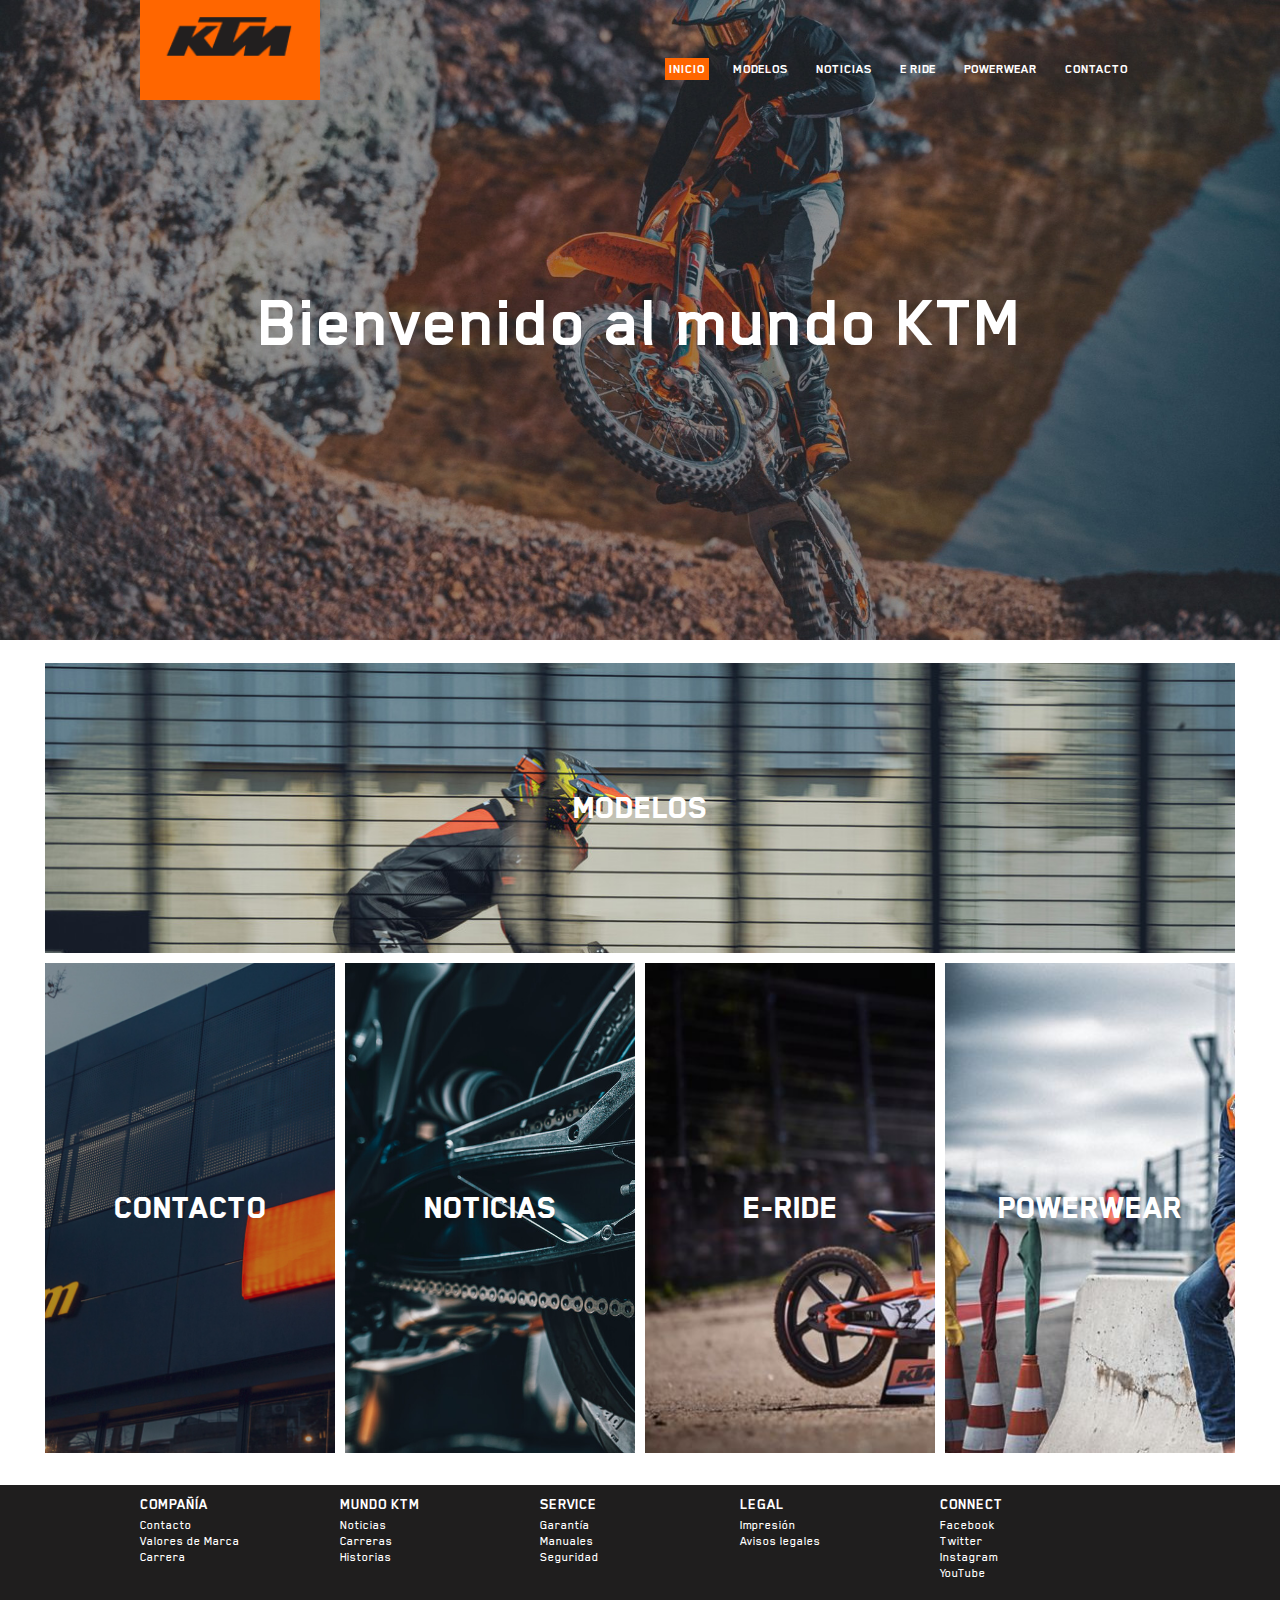
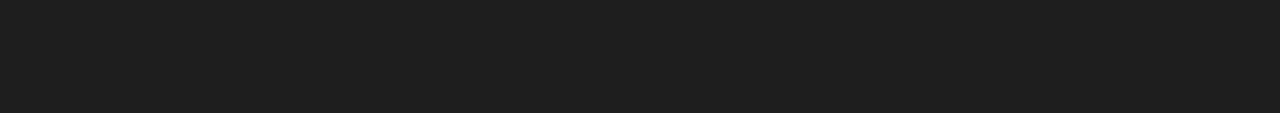
<file: index.html>
<!DOCTYPE html>
<html lang="es">
        <head>
        <meta charset="UTF-8">
        <meta http-equiv="X-UA-Compatible" content="IE=edge">
        <meta name="viewport" content="width=device-width, initial-scale=1.0">
        <title>KTM - Inicio</title>
        <link rel="shortcut icon" href="img/logo.png" type="image/x-icon">
        <link rel="stylesheet" href="css/style.css">
    </head>

<body>
    <header>
        <div class="barraNav">
            <div><a href="index.html"><h1>KTM</h1></a></div>
            <nav class="nav">
                <div class="burga"> menu</div>
                <div class="contenido">
                    <a class="select" href="index.html">Inicio</a>
                    <a href="modelos.html">Modelos</a>
                    <a href="news.html">Noticias</a>
                    <a href="ebikes.html">E Ride</a>
                    <a href="powerwear.html">Powerwear</a>
                    <a href="contact.html">Contacto</a>
                </div>
            </nav>
        </div>
        <div>
            <img class="banner" src="img/banner.jpg" alt="moto en la montana" >
        </div>
        <div class="titulo">
            <h2>Bienvenido al mundo KTM</h2>
        </div>
    </header>

    <main>
        <section class="grid">
            <a class="model" href="modelos.html"><h3 class="h3" >Modelos</h3></a>
            <a class="contact" href="contact.html"><h3 class="h3">Contacto</h3></a>
            <a class="news" href="news.html"><h3 class="h3">Noticias</h3></a>
            <a class="ebikes" href="ebikes.html"><h3 class="h3">E-Ride</h3></a>
            <a class="wear" href="powerwear.html"><h3 class="h3">Powerwear</h3></a>
        </section>
    </main>

    <footer>
        <div>
            <div class="company">
                <h2>Compañía</h2>
                <ul>
                    <li>Contacto</li>
                    <li>Valores de Marca</li>
                    <li>Carrera</li>
                </ul>
            </div>
            <div class="world">
                <h2>Mundo KTM</h2>
                <ul>
                    <li>Noticias</li>
                    <li>Carreras</li>
                    <li>Historias</li>
                </ul>
            </div>
                <div class="service">
                <h2>Service</h2>
                <ul>
                    <li>Garantía</li>
                    <li>Manuales</li>
                    <li>Seguridad</li>
                </ul>
            </div>
            <div class="legal">
                <h2>Legal</h2>
                <ul>
                    <li>Impresión</li>
                    <li>Avisos legales</li>
                </ul>
            </div>
            <div class="connect">
                <h2>Connect</h2>
                <ul>
                    <li>Facebook</li>
                    <li>Twitter</li>
                    <li>Instagram</li>
                    <li>YouTube</li>
                </ul>
            </div>
        </div>
    </footer>
</body>
</html>
</file>
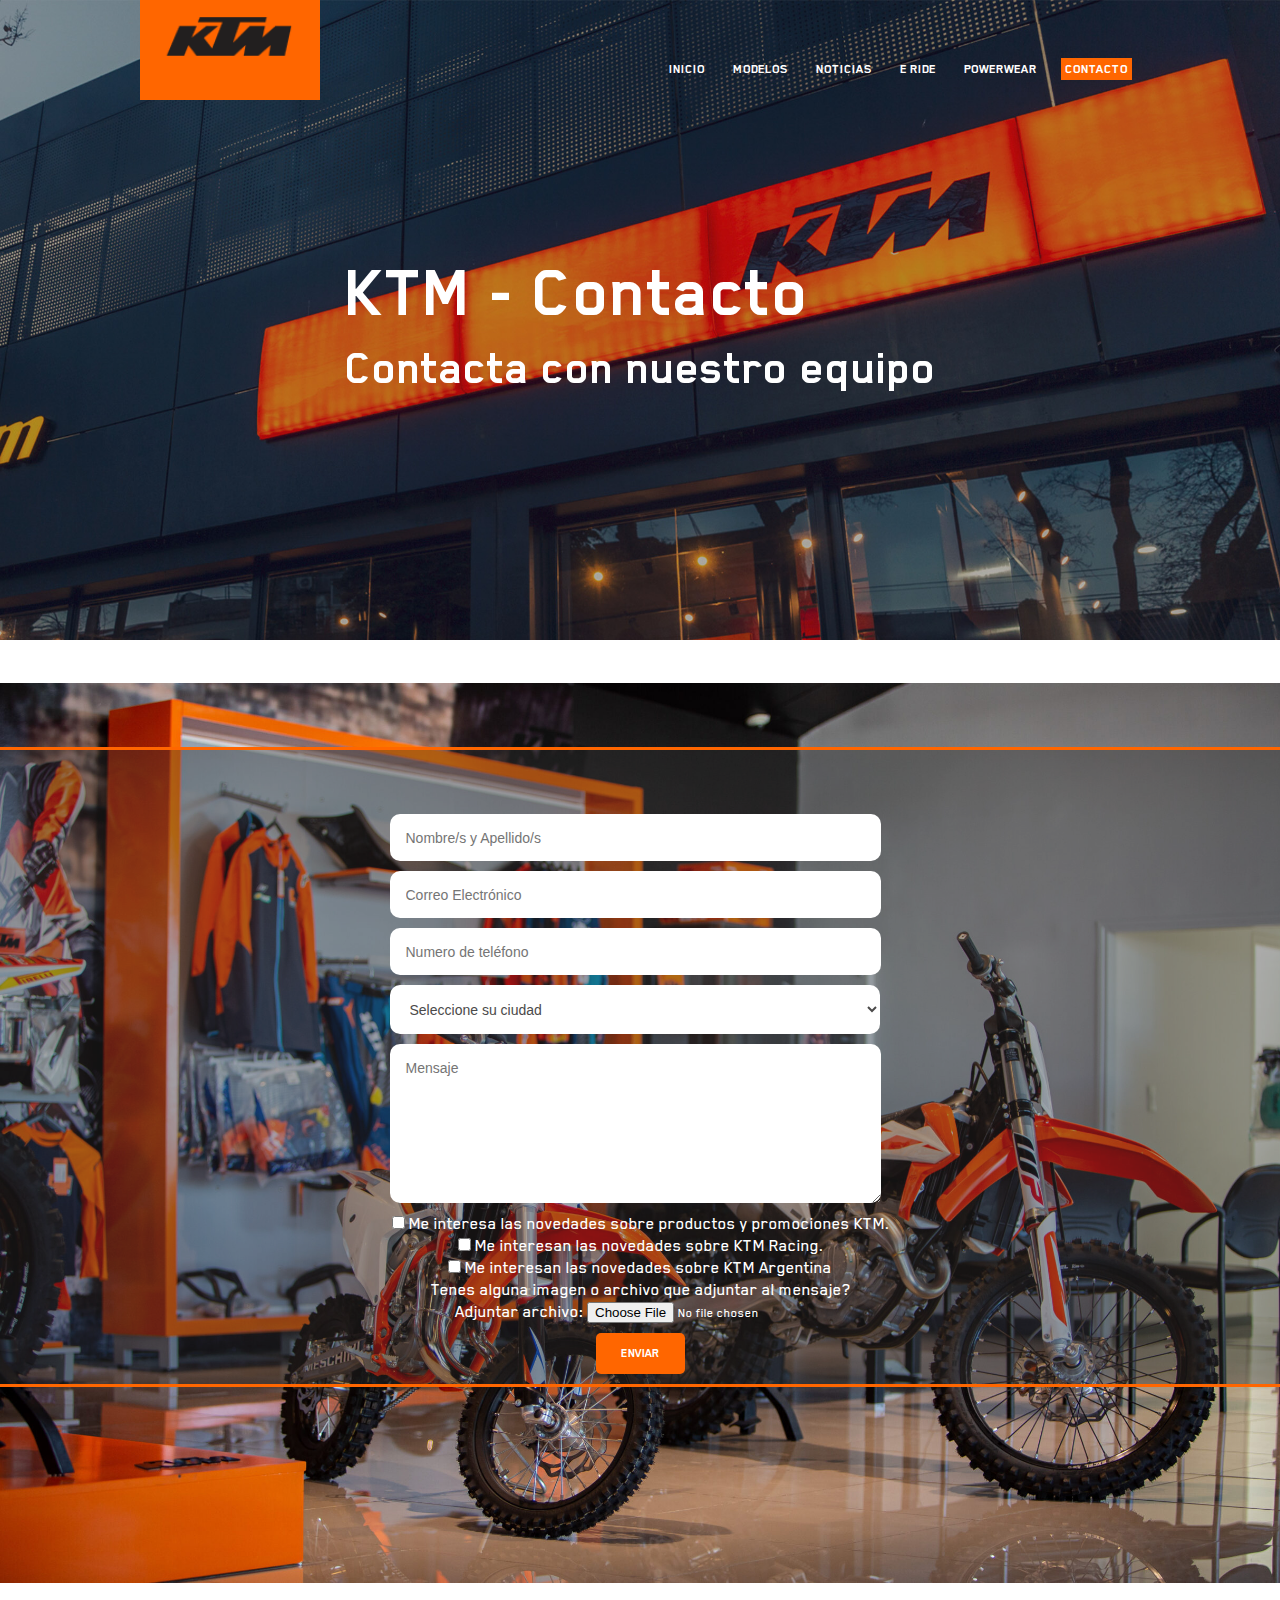
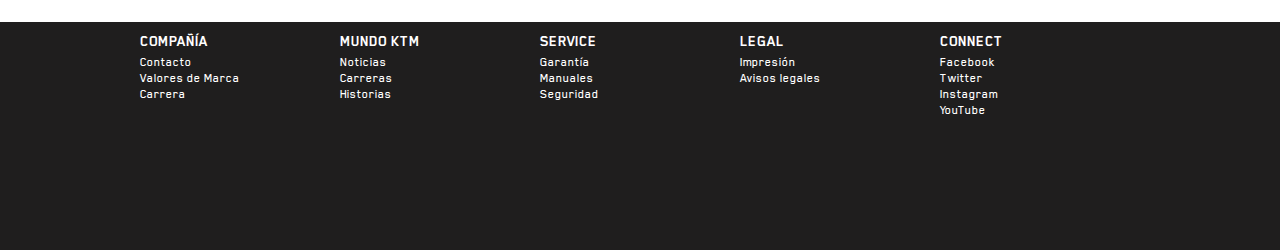
<file: contact.html>
<!DOCTYPE html>
<html lang="es">
  <head>
    <meta charset="UTF-8">
    <meta http-equiv="X-UA-Compatible" content="IE=edge">
    <meta name="viewport" content="width=device-width, initial-scale=1.0">
    <title>KTM - CONTACTO</title>
    <link rel="shortcut icon" href="img/logo.png" type="image/x-icon">
    <link rel="stylesheet" href="css/style.css">
  </head>

  <body class="bodyContact">
    <header>
      <div class="barraNav">
        <div>
          <a href="index.html"><h1>KTM</h1></a>
        </div>
        <nav class="nav">
          <div class="burga">menu</div>
          <div class="contenido">
            <a href="index.html">Inicio</a>
            <a href="modelos.html">Modelos</a>
            <a href="news.html">Noticias</a>
            <a href="ebikes.html">E Ride</a>
            <a href="powerwear.html">Powerwear</a>
            <a class="select" href="contact.html">Contacto</a>
          </div>
        </nav>
      </div>
      <div >
      <img class="banner" src="img/concesionario.jpg" alt="concesionario">
      </div>
      <div class="titulo">
        <h2>KTM - Contacto</h2>
        <p>Contacta con nuestro equipo</p>
      </div>
    </header>

    <main class="mainContacto">
      <div class="formulario">
        <form method="post" action="#" class="form">
          <div class="fieldForm">
            <input class="formfield" type="text" placeholder="Nombre/s y Apellido/s" required>
          </div>
          <div class="fieldForm">
            <input
              class="formfield"
              type="email"
              placeholder="Correo Electrónico"
              required>
          </div>
          <div class="fieldForm">
            <input
              class="formfield"
              type="number"
              placeholder="Numero de teléfono">
          </div>
          <div class="fieldForm">
            <label for="sel"></label>
            <select name="sel" class="formfield" id="sel">
              <option value="0">Seleccione su ciudad</option>
              <option value="1">Ciudad Autónoma de Buenos Aires</option>
              <option value="2">Cordoba</option>
              <option value="3">Santa Fe</option>
            </select>
          </div>

          <div class="fieldForm">
            <textarea
              class="formfield"
              name="comments"
              rows="8"
              placeholder="Mensaje"
              required
            ></textarea>
          </div>
          <div class="fieldForm checkbox">
            <input
              type="checkbox"
              id="intencion1"
              name="intencion1"
              value="productos">
            <label for="intencion1"> Me interesa las novedades sobre productos y promociones KTM.</label><br>
            <input
              type="checkbox"
              id="intencion2"
              name="intencion2"
              value="noticias"
            >
            <label for="intencion2"> Me interesan las novedades sobre KTM Racing.</label
            ><br>
            <input
              type="checkbox"
              id="intencion3"
              name="intencion3"
              value="argentina"
            >
            <label for="intencion3"> Me interesan las novedades sobre KTM Argentina
            </label>
          </div>
          <div class="fieldForm checkbox">
            <p>Tenes alguna imagen o archivo que adjuntar al mensaje?</p>
            <label for="myfile">Adjuntar archivo:</label>
            <input type="file" id="myfile" name="myfile">
          </div>

          <div class="fieldForm">
            <input class="btn" type="submit" value="ENVIAR">
          </div>
        </form>
      </div>
    </main>

    <footer>
      <div>
        <div class="company">
          <h2>Compañía</h2>
          <ul>
            <li>Contacto</li>
            <li>Valores de Marca</li>
            <li>Carrera</li>
          </ul>
        </div>
        <div class="world">
          <h2>Mundo KTM</h2>
          <ul>
            <li>Noticias</li>
            <li>Carreras</li>
            <li>Historias</li>
          </ul>
        </div>
        <div class="service">
          <h2>Service</h2>
          <ul>
            <li>Garantía</li>
            <li>Manuales</li>
            <li>Seguridad</li>
          </ul>
        </div>
        <div class="legal">
          <h2>Legal</h2>
          <ul>
            <li>Impresión</li>
            <li>Avisos legales</li>
          </ul>
        </div>
        <div class="connect">
          <h2>Connect</h2>
          <ul>
            <li>Facebook</li>
            <li>Twitter</li>
            <li>Instagram</li>
            <li>YouTube</li>
          </ul>
        </div>
      </div>
    </footer>
  </body>
</html>
</file>
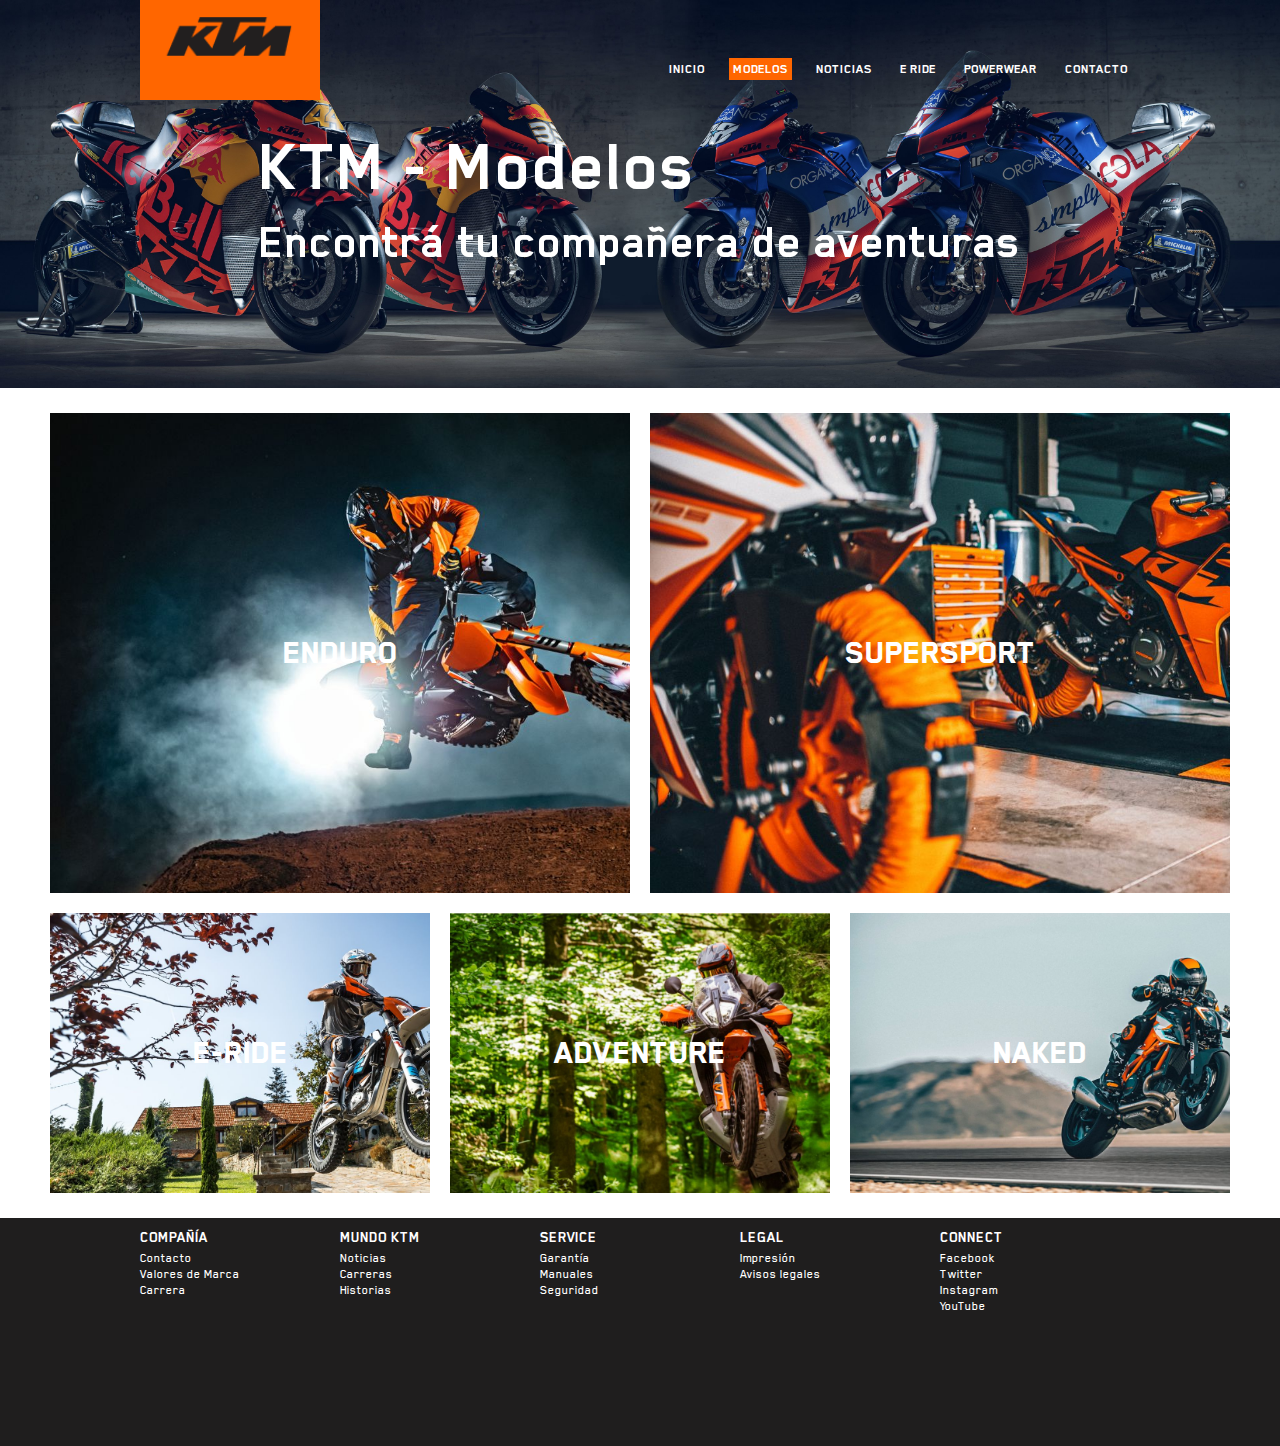
<file: modelos.html>
<!DOCTYPE html>
<html lang="es">
<head>
    <meta charset="UTF-8">
    <meta http-equiv="X-UA-Compatible" content="IE=edge">
    <meta name="viewport" content="width=device-width, initial-scale=1.0">
    <title>KTM - MODELOS</title>
    <link rel="shortcut icon" href="img/logo.png" type="image/x-icon">
    <link rel="stylesheet" href="css/style.css">
</head>

<body>
<header class="headMod">
        <div class="barraNav">
        <div class="logo"><a href="index.html"><h1>KTM</h1></a></div>
        <nav class="nav">
            <div class="burga"> menu</div>
            <div class="contenido">
                    <a href="index.html">Inicio</a>
                    <a class="select" href="modelos.html">Modelos</a>
                    <a href="news.html">Noticias</a>
                    <a href="ebikes.html">E Ride</a>
                    <a href="powerwear.html">Powerwear</a>
                    <a href="contact.html">Contacto</a>
            </div>
        </nav>
        </div>
        <div>
        <img class="banner" src="img/bannerModelos.jpeg" alt="cuatro motocicletas marca KTM" >
        </div>
        <div class="titulo tMod">
            <h2>KTM - Modelos</h2>
            <p>Encontrá tu compañera de aventuras</p>
        </div>
    </header>


    <main class="mainModelos">
        <section class="contenidoModelos">
            <a class="enduro" href="https://ktm.com/es-ar/models/enduro.html"> <h3 >Enduro</h3></a>
            <a class="eride" href="https://ktm.com/es-ar/models/e-ride.html"><h3>E-Ride</h3></a>
            <a class="adventure" href="https://ktm.com/es-ar/models/travel.html"><h3>Adventure</h3></a>
            <a class="naked" href="https://ktm.com/es-ar/models/naked-bike.html"><h3>Naked</h3></a>
            <a class="supersport" href="https://ktm.com/es-ar/models/supersport.html"><h3>Supersport</h3></a>
        </section>
    </main>



    <footer>
        <div>
            <div class="company">
                <h2 >Compañía</h2>
                <ul>
                    <li>Contacto</li>
                    <li>Valores de Marca</li>
                    <li>Carrera</li>
                </ul>
            </div>
            <div class="world">
                <h2>Mundo KTM</h2>
                    <ul>
                        <li>Noticias</li>
                        <li>Carreras</li>
                        <li>Historias</li>
                    </ul>
            </div>       
            <div class="service">
            <h2 >Service</h2>
                <ul>
                    <li>Garantía</li>
                    <li>Manuales</li>
                    <li>Seguridad</li>
                </ul>
            </div>   
            <div class="legal">
                <h2>Legal</h2>
                <ul>
                    <li>Impresión</li>
                    <li>Avisos legales</li>
                </ul>
            </div> 
            <div class="connect">
                <h2>Connect</h2>
                <ul>
                    <li>Facebook</li>
                    <li>Twitter</li>
                    <li>Instagram</li>
                    <li>YouTube</li>
                </ul>
            </div>
        </div>
    </footer>

</body>
</html>
</file>
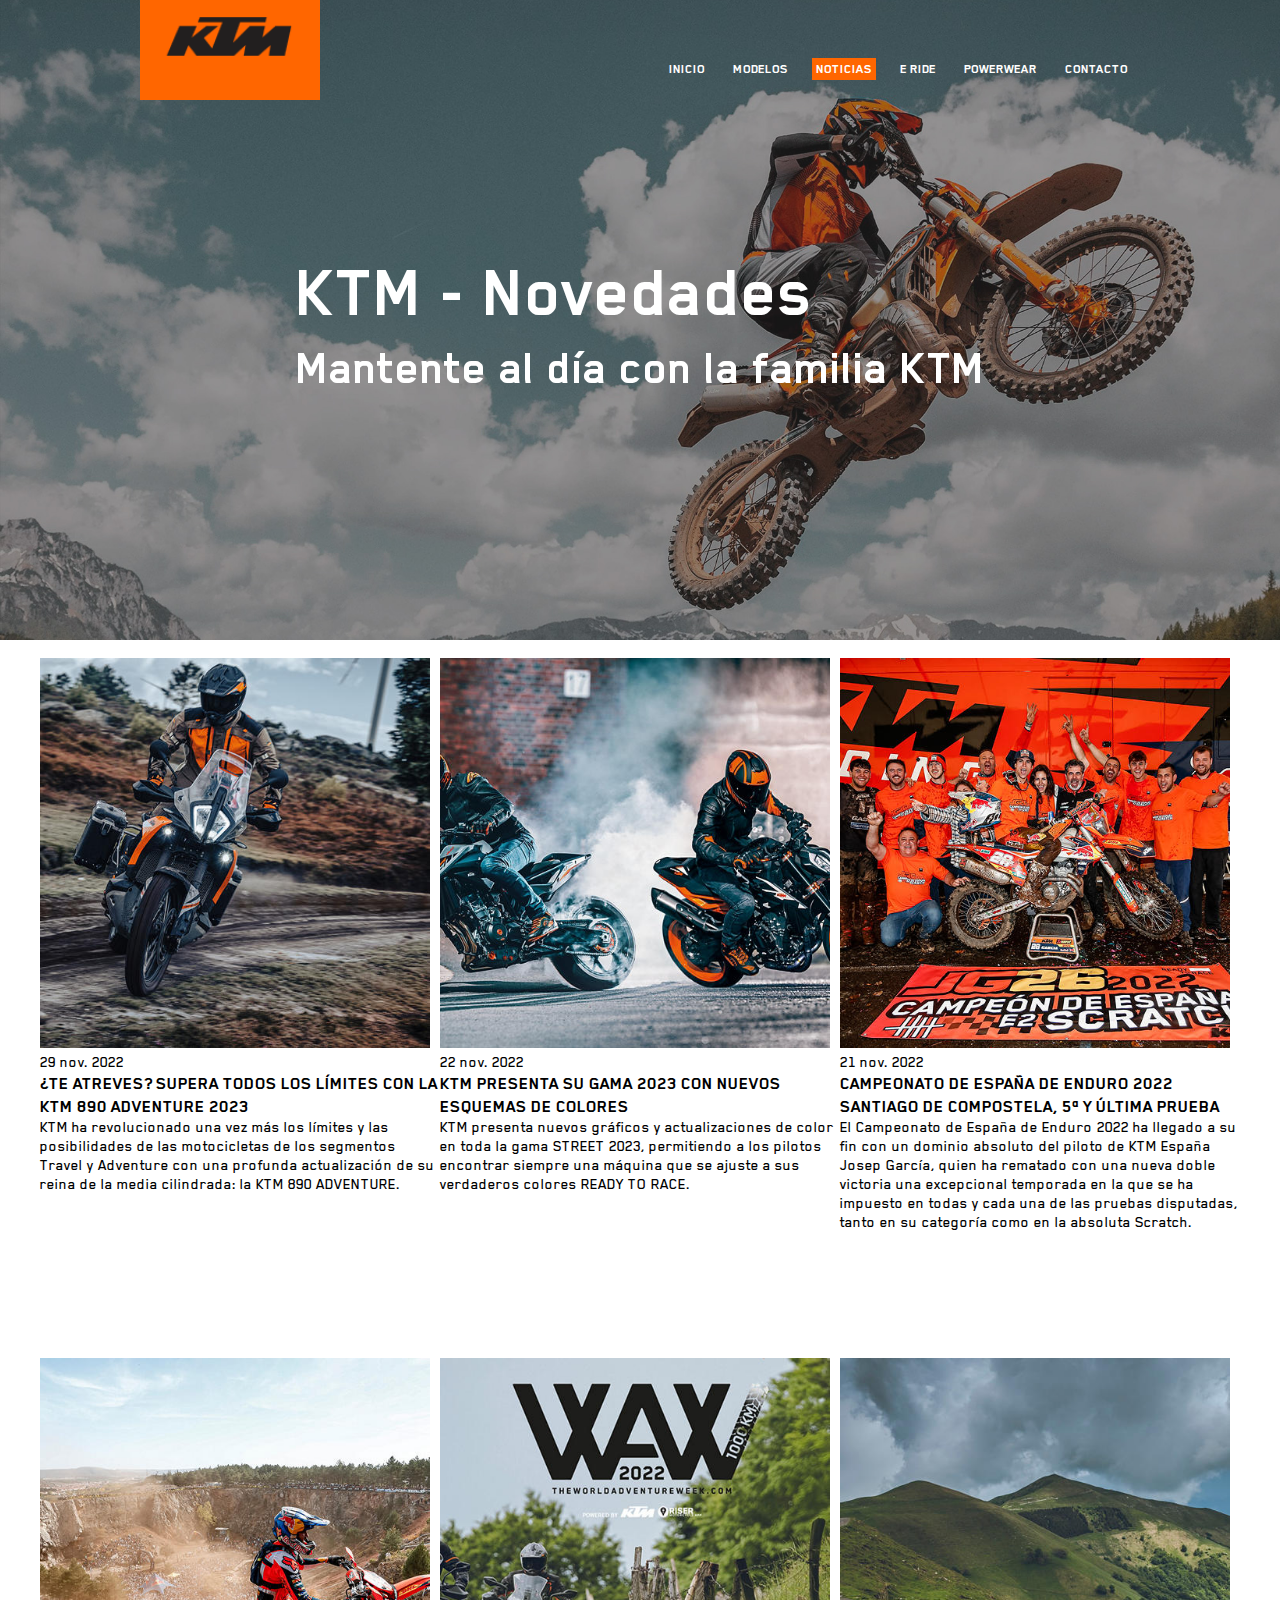
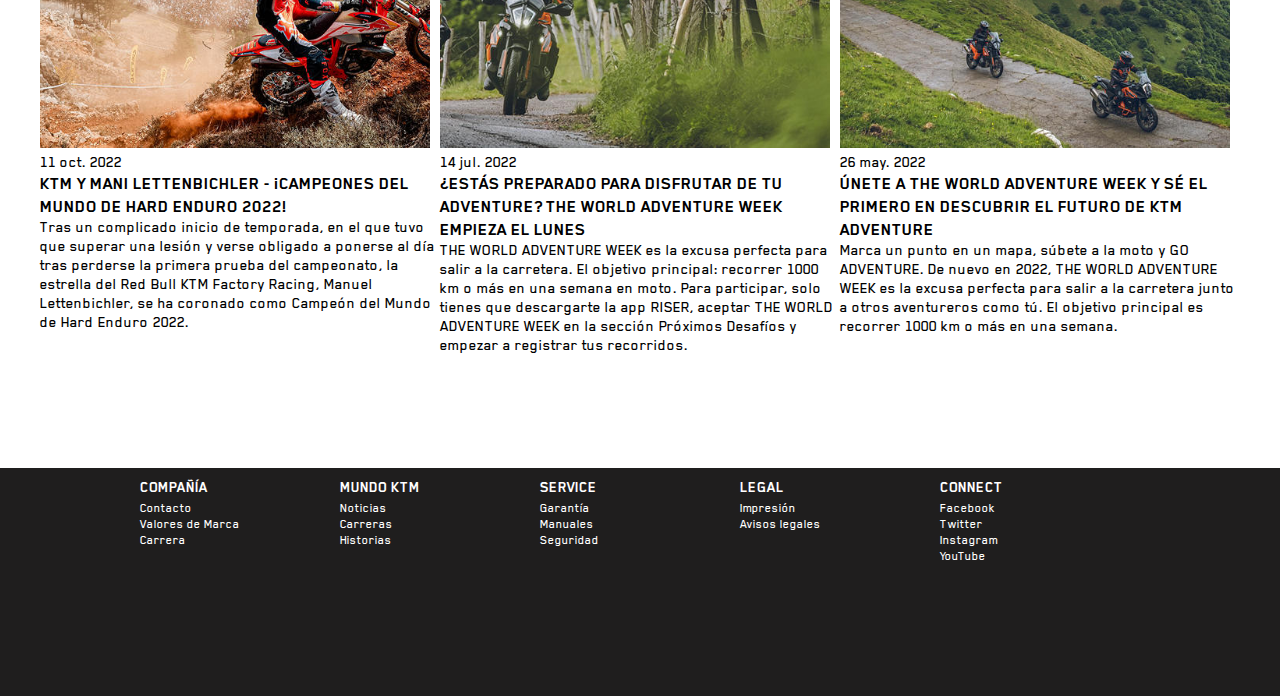
<file: news.html>
<!DOCTYPE html>
<html lang="es">
<head>
    <meta charset="UTF-8">
    <meta http-equiv="X-UA-Compatible" content="IE=edge">
    <meta name="viewport" content="width=device-width, initial-scale=1.0">
    <title>KTM - Noticias</title>
    <link rel="shortcut icon" href="img/logo.png" type="image/x-icon">
    <link rel="stylesheet" href="css/style.css">
</head>

<body>
<header >
        <div class="barraNav">
        <div class="logo"><a href="index.html"><h1>KTM</h1></a></div>
        <nav class="nav">
            <div class="burga"> menu</div>
            <div class="contenido">
                    <a href="index.html">Inicio</a>
                    <a href="modelos.html">Modelos</a>
                    <a class="select" href="news.html">Noticias</a>
                    <a href="ebikes.html">E Ride</a>
                    <a href="powerwear.html">Powerwear</a>
                    <a href="contact.html">Contacto</a>
            </div>
        </nav>
        </div>
        <div>
        <img class="banner" src="img/bannerNews.jpeg" alt="motos saltando" >
        </div>
        <div class="titulo">
            <h2>KTM - Novedades</h2>
            <p>Mantente al día con la familia KTM</p>
        </div>
    </header>


    <main class="mainNews">
        <div class="contenidoNews">
            <div class="not1">
                <img src="img/News/noticia1.jpeg" alt="nuevas motos ktm">
                <article>
                    <p> 22 nov. 2022</p>
                    <h3>KTM PRESENTA SU GAMA 2023 CON NUEVOS ESQUEMAS DE COLORES</h3>
                    <p> KTM presenta nuevos gráficos y actualizaciones de color en toda la gama STREET 2023, permitiendo a los pilotos encontrar siempre una máquina que se ajuste a sus verdaderos colores READY TO RACE.                    
                    </p>
                </article>
            </div>
            <div class="not2">
                <img src="img/News/noticia2.jpeg" alt="celebracion carrera">
                <article>
                    <p> 21 nov. 2022</p>
                    <h3>CAMPEONATO DE ESPAÑA DE ENDURO 2022 SANTIAGO DE COMPOSTELA, 5ª Y ÚLTIMA PRUEBA</h3>
                    <p>El Campeonato de España de Enduro 2022 ha llegado a su fin  con un dominio absoluto del piloto de KTM España Josep García, quien ha rematado con una nueva doble victoria una excepcional temporada en la que se ha impuesto en todas y cada una de las pruebas disputadas, tanto en su categoría como en la absoluta Scratch.</p>
                </article>
            </div>
            <div class="not3">
                <img src="img/News/noticia3.jpeg" alt="moto en montana">
                <article>
                    <p> 29 nov. 2022</p>
                    <h3>¿TE ATREVES? SUPERA TODOS LOS LÍMITES CON LA KTM 890 ADVENTURE 2023</h3>
                    <p>KTM ha revolucionado una vez más los límites y las posibilidades de las motocicletas de los segmentos Travel y Adventure con una profunda actualización de su reina de la media cilindrada: la KTM 890 ADVENTURE. 
                    </p>
                </article>
            </div>
            <div class="not4">
                <img src="img/News/noticia4.jpeg" alt="motocicleta en tierra">
                <article>
                    <p> 11 oct. 2022</p>
                    <h3>KTM Y MANI LETTENBICHLER - ¡CAMPEONES DEL MUNDO DE HARD ENDURO 2022!</h3>
                    <p>Tras un complicado inicio de temporada, en el que tuvo que superar una lesión y verse obligado a ponerse al día tras perderse la primera prueba del campeonato, la estrella del Red Bull KTM Factory Racing, Manuel Lettenbichler, se ha coronado como Campeón del Mundo de Hard Enduro 2022.                        
                    </p>
                </article>
            </div>
            <div class="not5">
                <img src="img/News/noticia5.jpeg" alt="evento de motocicletas">
                <article>
                    <p> 14 jul. 2022</p>
                    <h3>¿ESTÁS PREPARADO PARA DISFRUTAR DE TU ADVENTURE? THE WORLD ADVENTURE WEEK EMPIEZA EL LUNES</h3>
                    <p>THE WORLD ADVENTURE WEEK es la excusa perfecta para salir a la carretera. El objetivo principal: recorrer 1000 km o más en una semana en moto. Para participar, solo tienes que descargarte la app RISER, aceptar THE WORLD ADVENTURE WEEK en la sección Próximos Desafíos y empezar a registrar tus recorridos.                       
                    </p>
                </article>
            </div>
            <div class="not6">
                <img src="img/News/noticia6.jpeg" alt="viaje en motocicleta">
                <article>
                    <p> 26 may. 2022</p>
                    <h3>ÚNETE A THE WORLD ADVENTURE WEEK Y SÉ EL PRIMERO EN DESCUBRIR EL FUTURO DE KTM ADVENTURE</h3>
                    <p>Marca un punto en un mapa, súbete a la moto y GO ADVENTURE. De nuevo en 2022, THE WORLD ADVENTURE WEEK es la excusa perfecta para salir a la carretera junto a otros aventureros como tú. El objetivo principal es recorrer 1000 km o más en una semana.                      
                    </p>
                </article>
            </div>
        </div>
    </main>


 
    <footer>
        <div>
            <div class="company">
                <h2 >Compañía</h2>
                <ul>
                    <li>Contacto</li>
                    <li>Valores de Marca</li>
                    <li>Carrera</li>
                </ul>
            </div>
            <div class="world">
                <h2>Mundo KTM</h2>
                    <ul>
                        <li>Noticias</li>
                        <li>Carreras</li>
                        <li>Historias</li>
                    </ul>
            </div>       
            <div class="service">
            <h2 >Service</h2>
                <ul>
                    <li>Garantía</li>
                    <li>Manuales</li>
                    <li>Seguridad</li>
                </ul>
            </div>   
            <div class="legal">
                <h2>Legal</h2>
                <ul>
                    <li>Impresión</li>
                    <li>Avisos legales</li>
                </ul>
            </div> 
            <div class="connect">
                <h2>Connect</h2>
                <ul>
                    <li>Facebook</li>
                    <li>Twitter</li>
                    <li>Instagram</li>
                    <li>YouTube</li>
                </ul>
            </div>
        </div>
    </footer>

</body>
</html>
</file>
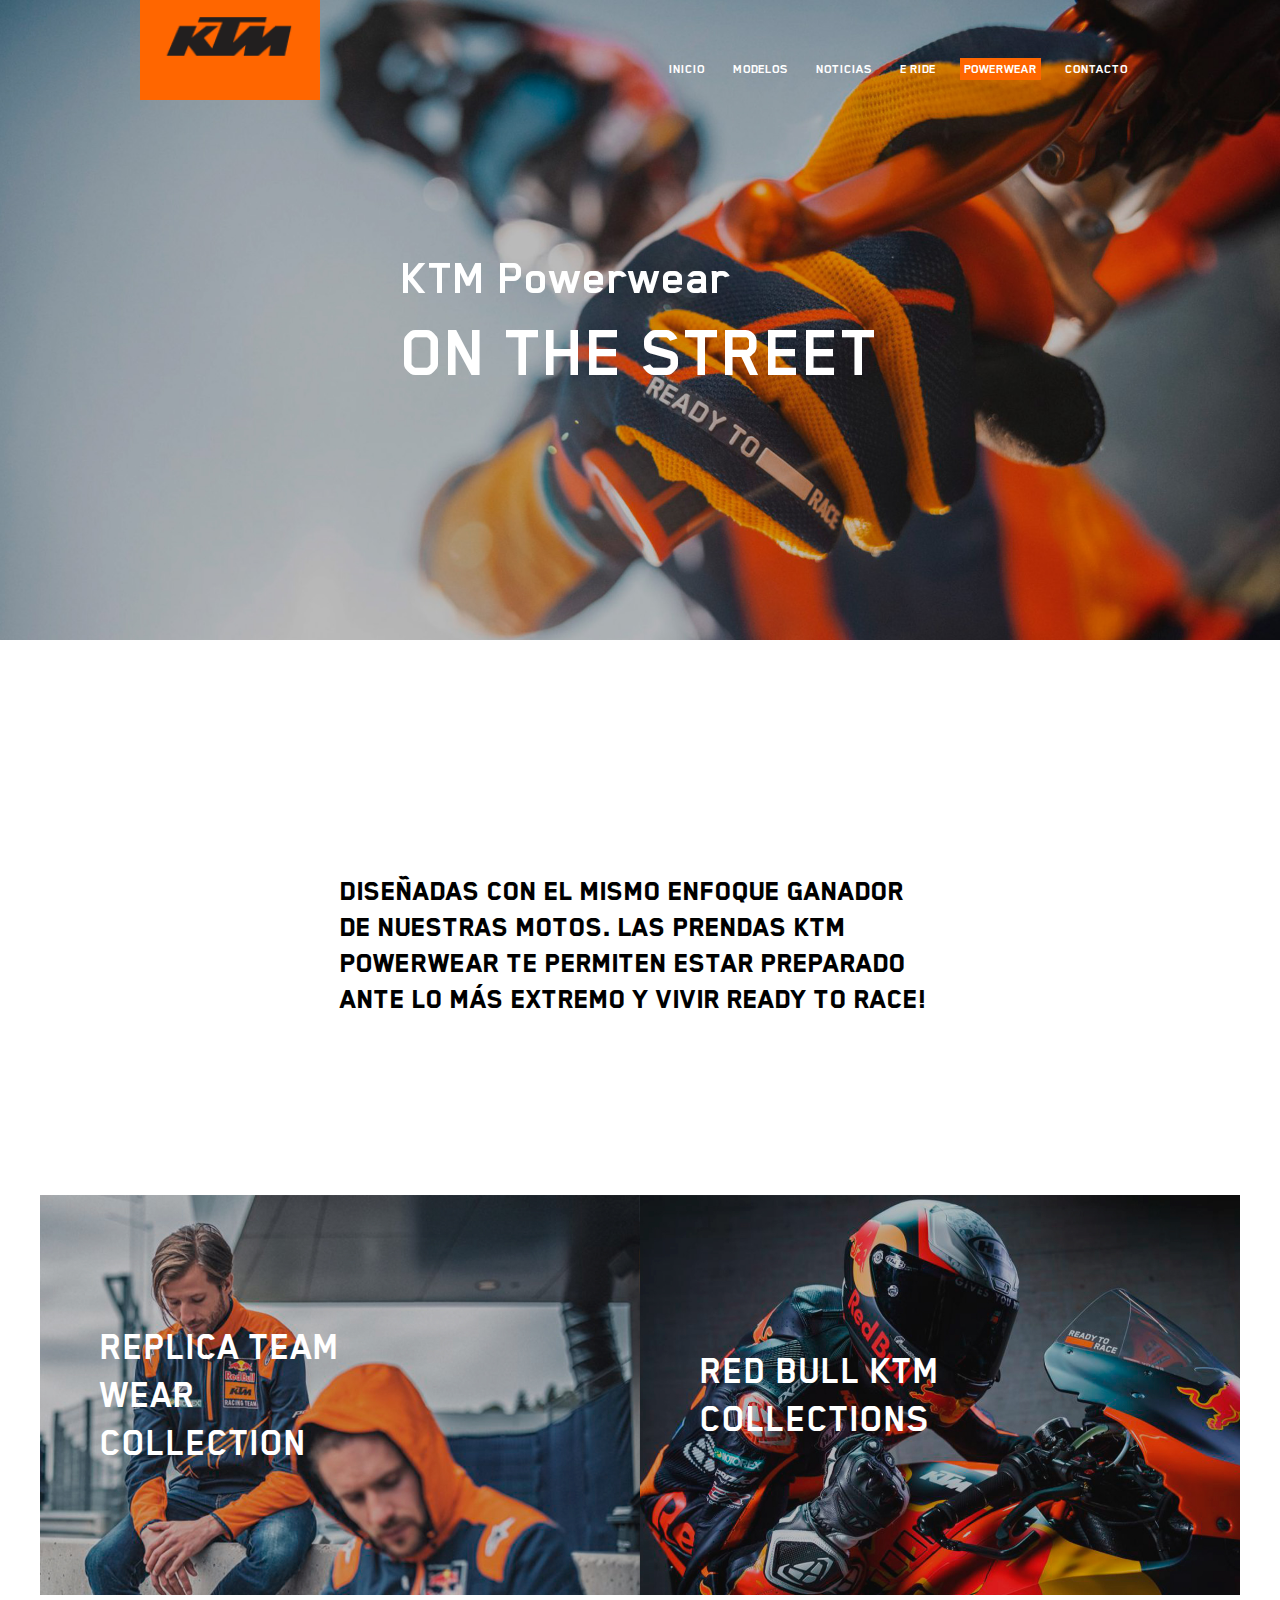
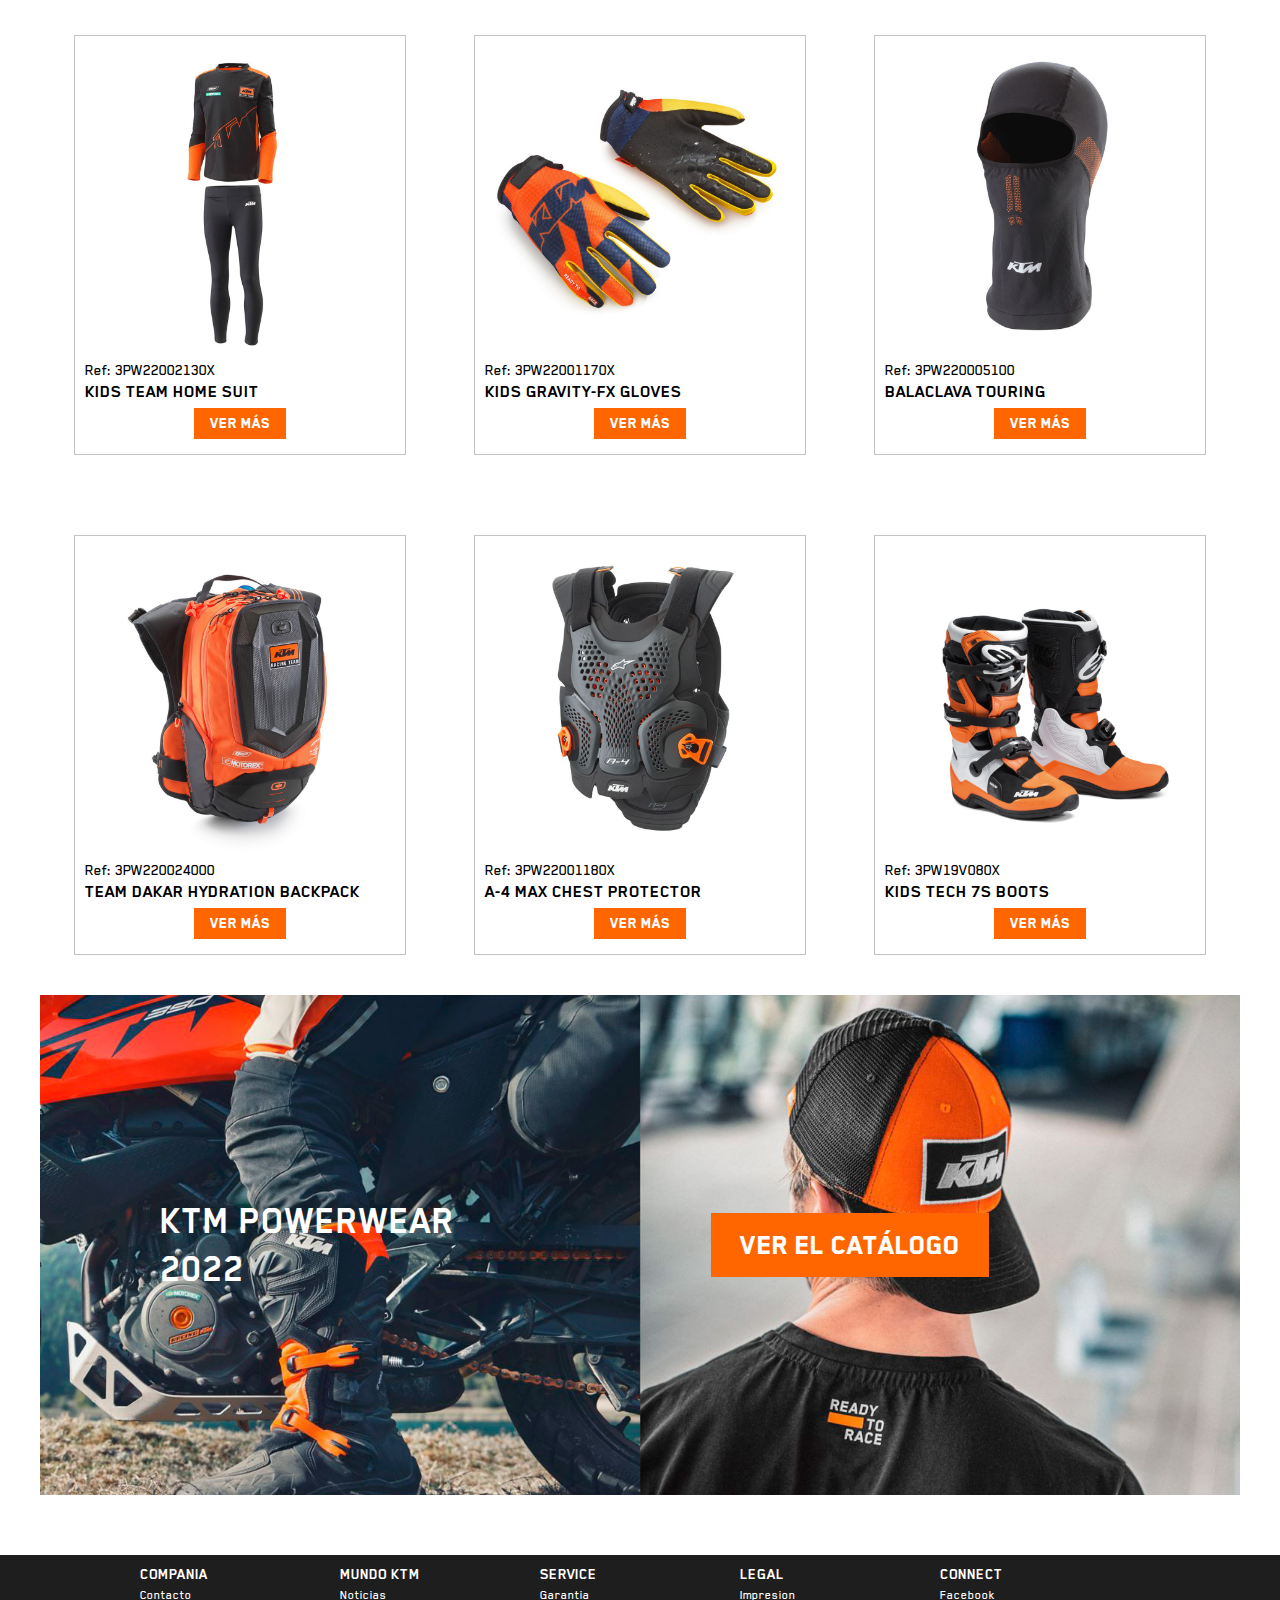
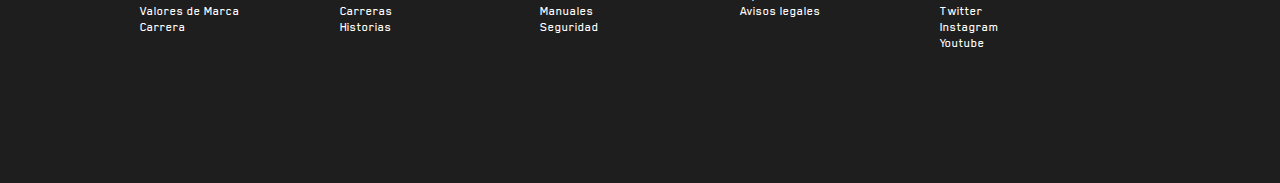
<file: powerwear.html>
<!DOCTYPE html>
<html lang="es">
<head>
    <meta charset="UTF-8">
    <meta http-equiv="X-UA-Compatible" content="IE=edge">
    <meta name="viewport" content="width=device-width, initial-scale=1.0">
    <title>KTM - Powerwear</title>
    <link rel="shortcut icon" href="img/logo.png" type="image/x-icon">
    <link rel="stylesheet" href="css/style.css">
</head>

<body>
    <header >
            <div class="barraNav">
            <div class="logo"><a href="index.html"><h1>KTM</h1></a></div>
            <nav class="nav">
                <div class="burga"> menu</div>
                <div class="contenido">
                        <a href="index.html">Inicio</a>
                        <a href="modelos.html">Modelos</a>
                        <a href="news.html">Noticias</a>
                        <a href="ebikes.html">E Ride</a>
                        <a class="select" href="powerwear.html">Powerwear</a>
                        <a href="contact.html">Contacto</a>
                </div>
            </nav>
            </div>
            <div>
            <img class="banner" src="img/bannerPW.jpg" alt="motos saltando" >
            </div>
            <div lang="en" class="titulo">
                <p>KTM Powerwear</p>
                <h2>ON THE STREET</h2>
            </div>
        </header>


        <main class="mainPW">
            <div class="contenidoPW">
                <h3 class="titlePW">Diseñadas con el mismo enfoque ganador de nuestras motos. Las prendas KTM POWERWEAR te permiten estar preparado ante lo más extremo y vivir ready to race!</h3>
                <div class="bannerPW1">
                    <h4>Replica team wear collection</h4>
                </div>
                <div class="bannerPW2">
                    <h4>Red bull ktm collections</h4>
                </div>
                <div class="bannerPW3">
                    <h4>KTM Powerwear 2022</h4>
                    <a class="btnPW" href="#">Ver el catálogo</a>
                    
                </div>


                <div class="cardsPW">
                    <div class="card1">
                        <img src="img/power/card1.jpg" alt="traje para niños">
                        <article>
                            <p> Ref: 3PW22002130X</p>
                            <h3>KIDS TEAM HOME SUIT</h3>
                            <a href="#" class="btncard">VER MÁS</a>
                        </article>
                    </div>
                    <div class="card2">
                        <img src="img/power/card2.jpg" alt="guantes">
                        <article>
                            <p>Ref: 3PW22001170X</p>
                            <h3>KIDS GRAVITY-FX GLOVES</h3>
                            <a href="#" class="btncard">VER MÁS</a>
                        </article>
                    </div>
                    <div class="card3">
                        <img src="img/power/card3.jpg" alt="pasamontañas">
                        <article>
                            <p>Ref: 3PW220005100</p>
                            <h3>BALACLAVA TOURING</h3>
                            <a href="#" class="btncard">VER MÁS</a>
                        </article>
                    </div>
                    <div class="card4">
                        <img src="img/power/card4.jpg" alt="mochila de hidratación">
                        <article>
                            <p>Ref: 3PW220024000</p>
                            <h3>TEAM DAKAR HYDRATION BACKPACK</h3>
                            <a href="#" class="btncard">VER MÁS</a>
                        </article>
                    </div>
                    <div class="card5">
                        <img src="img/power/card5.jpg" alt="pechera">
                        <article>
                            <p>Ref: 3PW22001180X</p>
                            <h3>A-4 MAX CHEST PROTECTOR</h3>
                            <a href="#" class="btncard">VER MÁS</a>
                        </article>
                    </div>
                    <div class="card6">
                        <img src="img/power/card6.jpg" alt="botas">
                        <article>
                            <p>Ref: 3PW19V080X</p>
                            <h3>KIDS TECH 7S BOOTS</h3>
                            <a href="#" class="btncard">VER MÁS</a>
                        </article>
                    </div>
                </div>
            </div>
        </main>

        <footer>
            <div>
                <div class="company">
                    <h2 >Compania</h2>
                    <ul>
                        <li>Contacto</li>
                        <li>Valores de Marca</li>
                        <li>Carrera</li>
                    </ul>
                </div>
                <div class="world">
                    <h2>Mundo KTM</h2>
                        <ul>
                            <li>Noticias</li>
                            <li>Carreras</li>
                            <li>Historias</li>
                        </ul>
                </div>       
                <div class="service">
                <h2 >Service</h2>
                    <ul>
                        <li>Garantia</li>
                        <li>Manuales</li>
                        <li>Seguridad</li>
                    </ul>
                </div>   
                <div class="legal">
                    <h2>Legal</h2>
                    <ul>
                        <li>Impresion</li>
                        <li>Avisos legales</li>
                    </ul>
                </div> 
                <div class="connect">
                    <h2>Connect</h2>
                    <ul>
                        <li>Facebook</li>
                        <li>Twitter</li>
                        <li>Instagram</li>
                        <li>Youtube</li>
                    </ul>
                </div>
            </div>
        </footer>

</body>
</html>
</file>
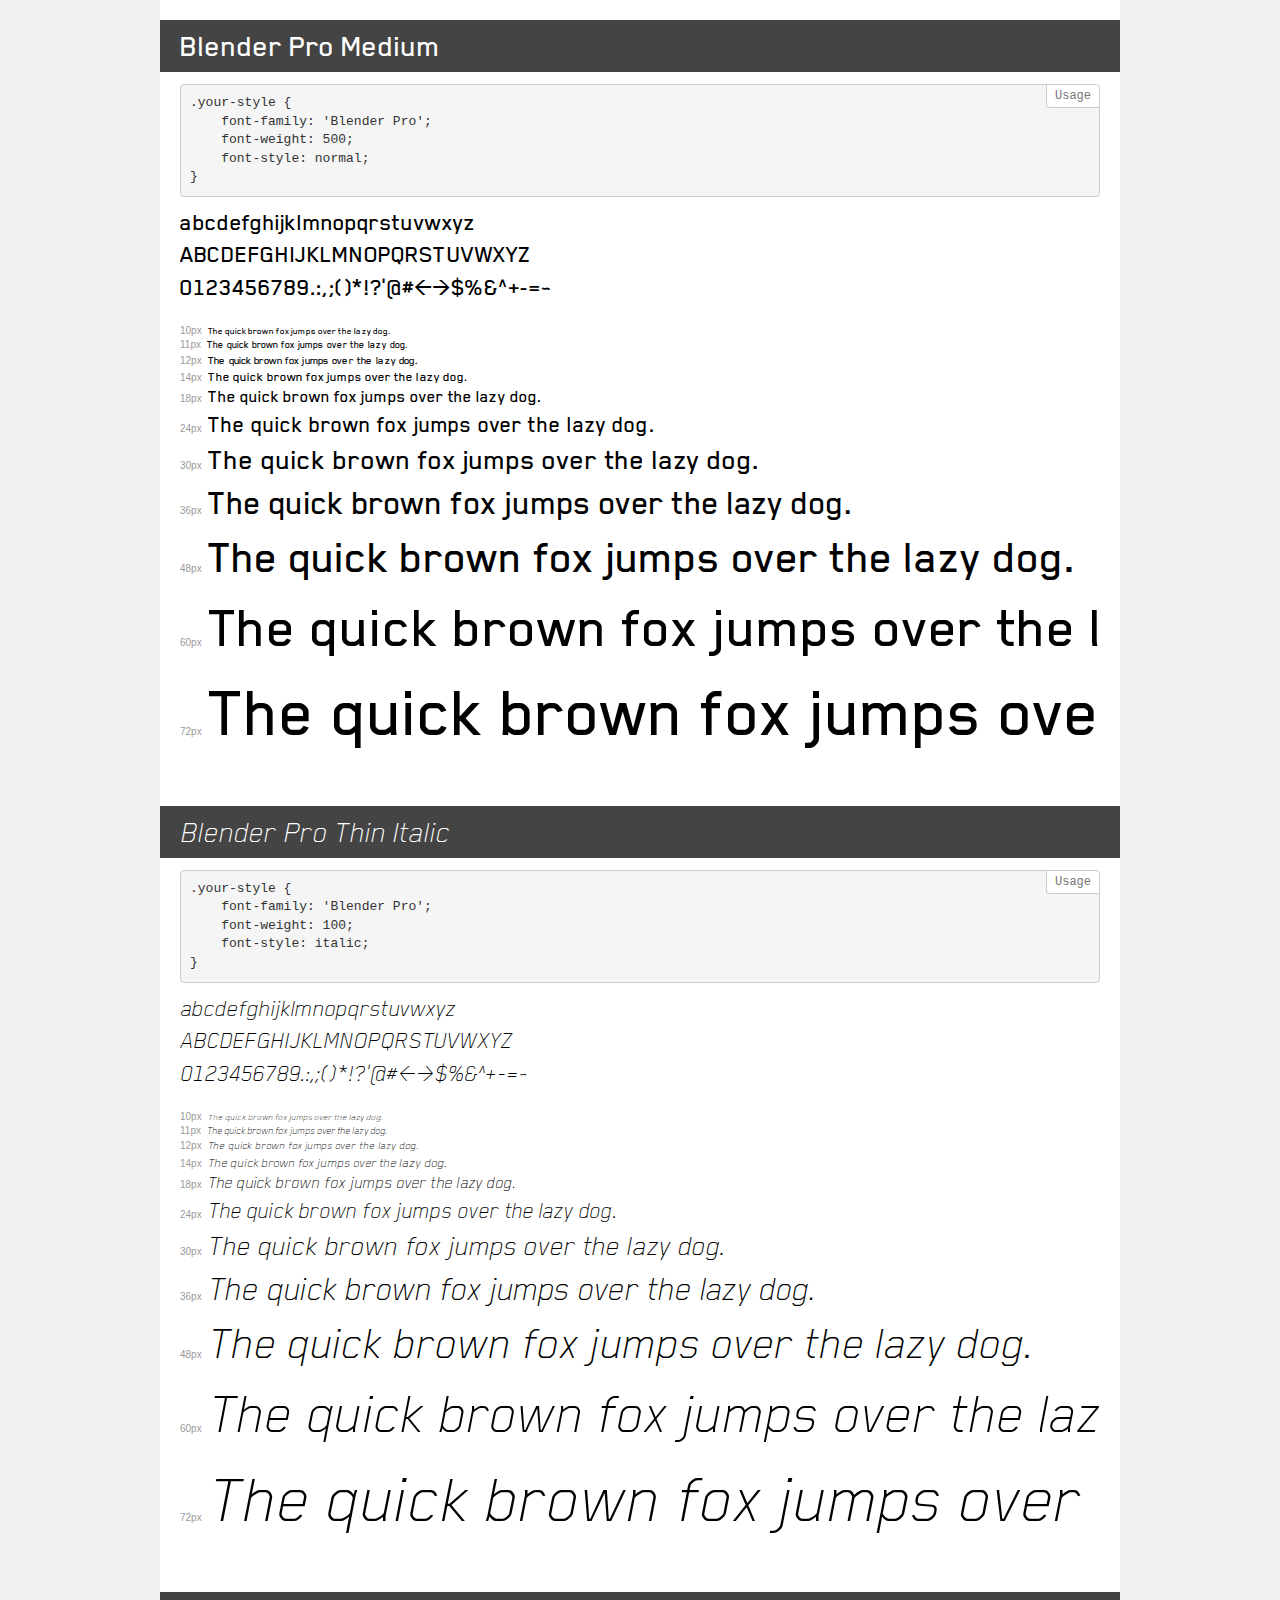
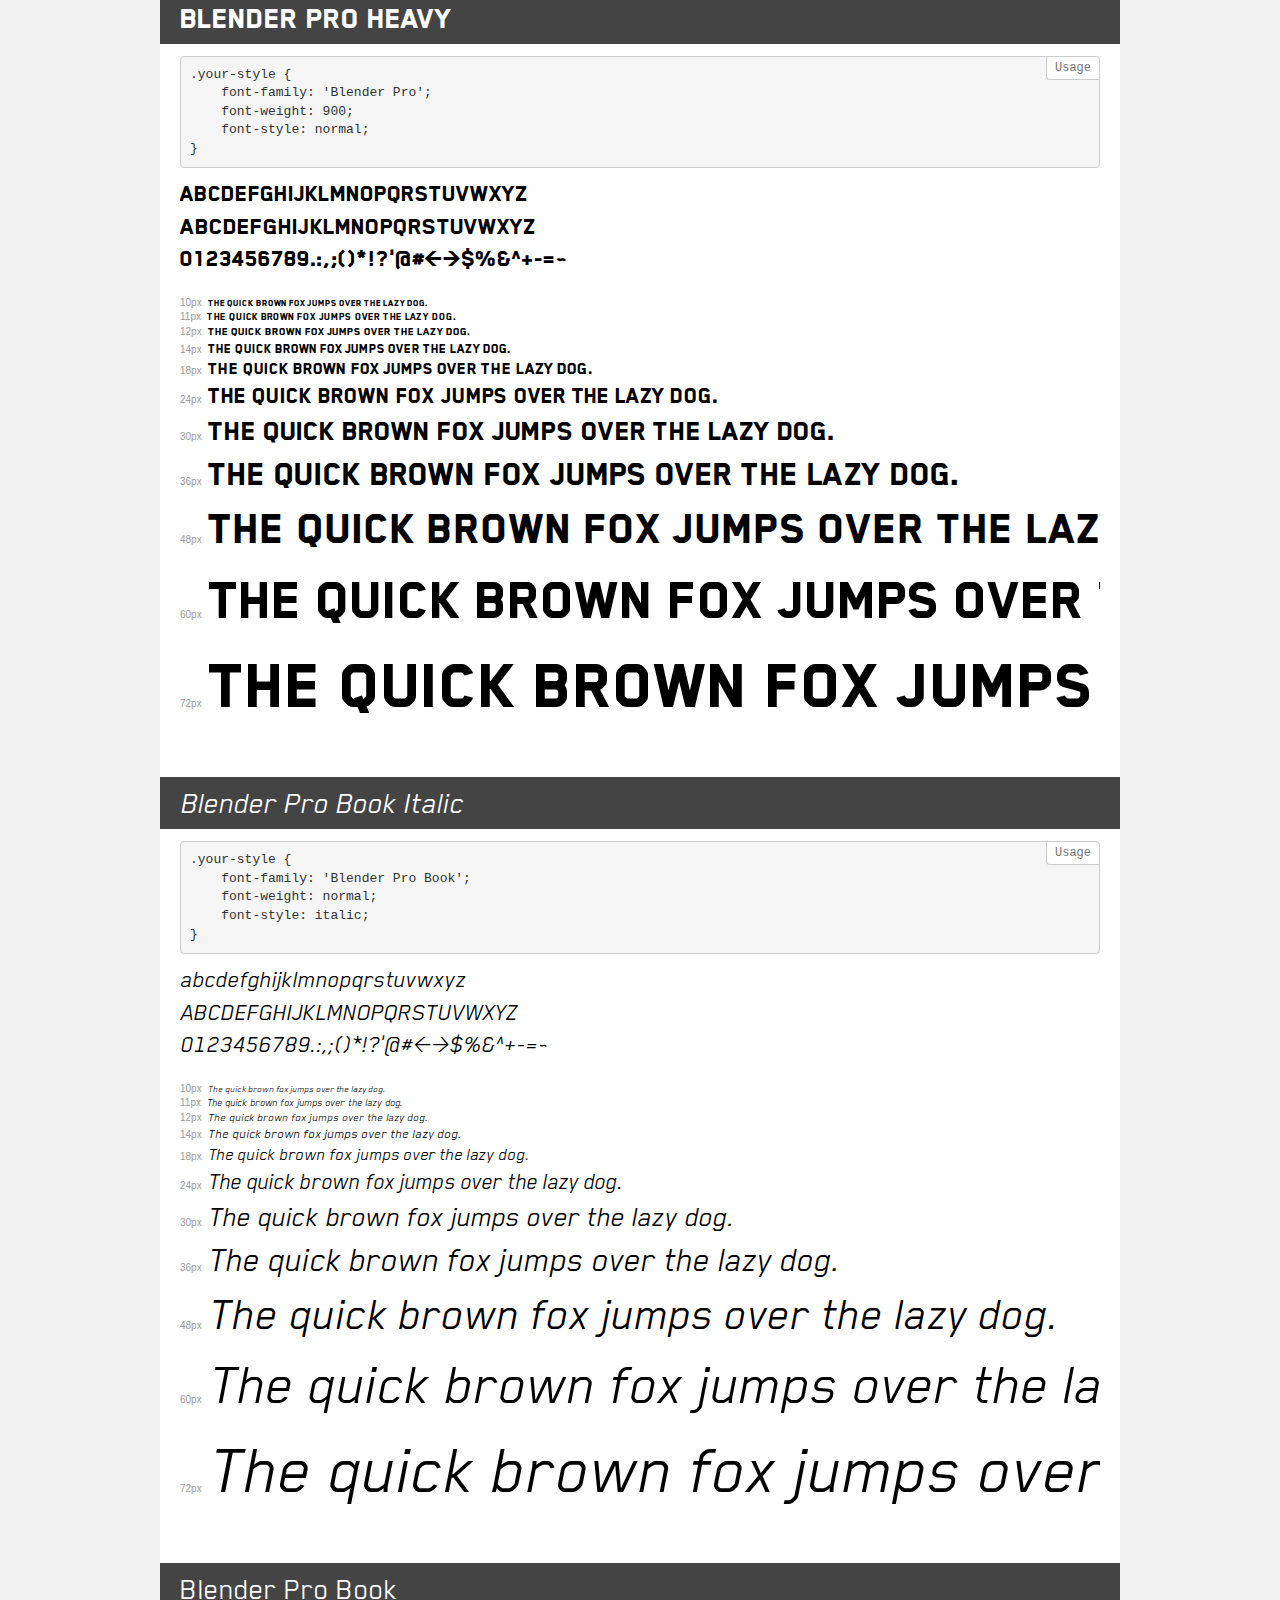
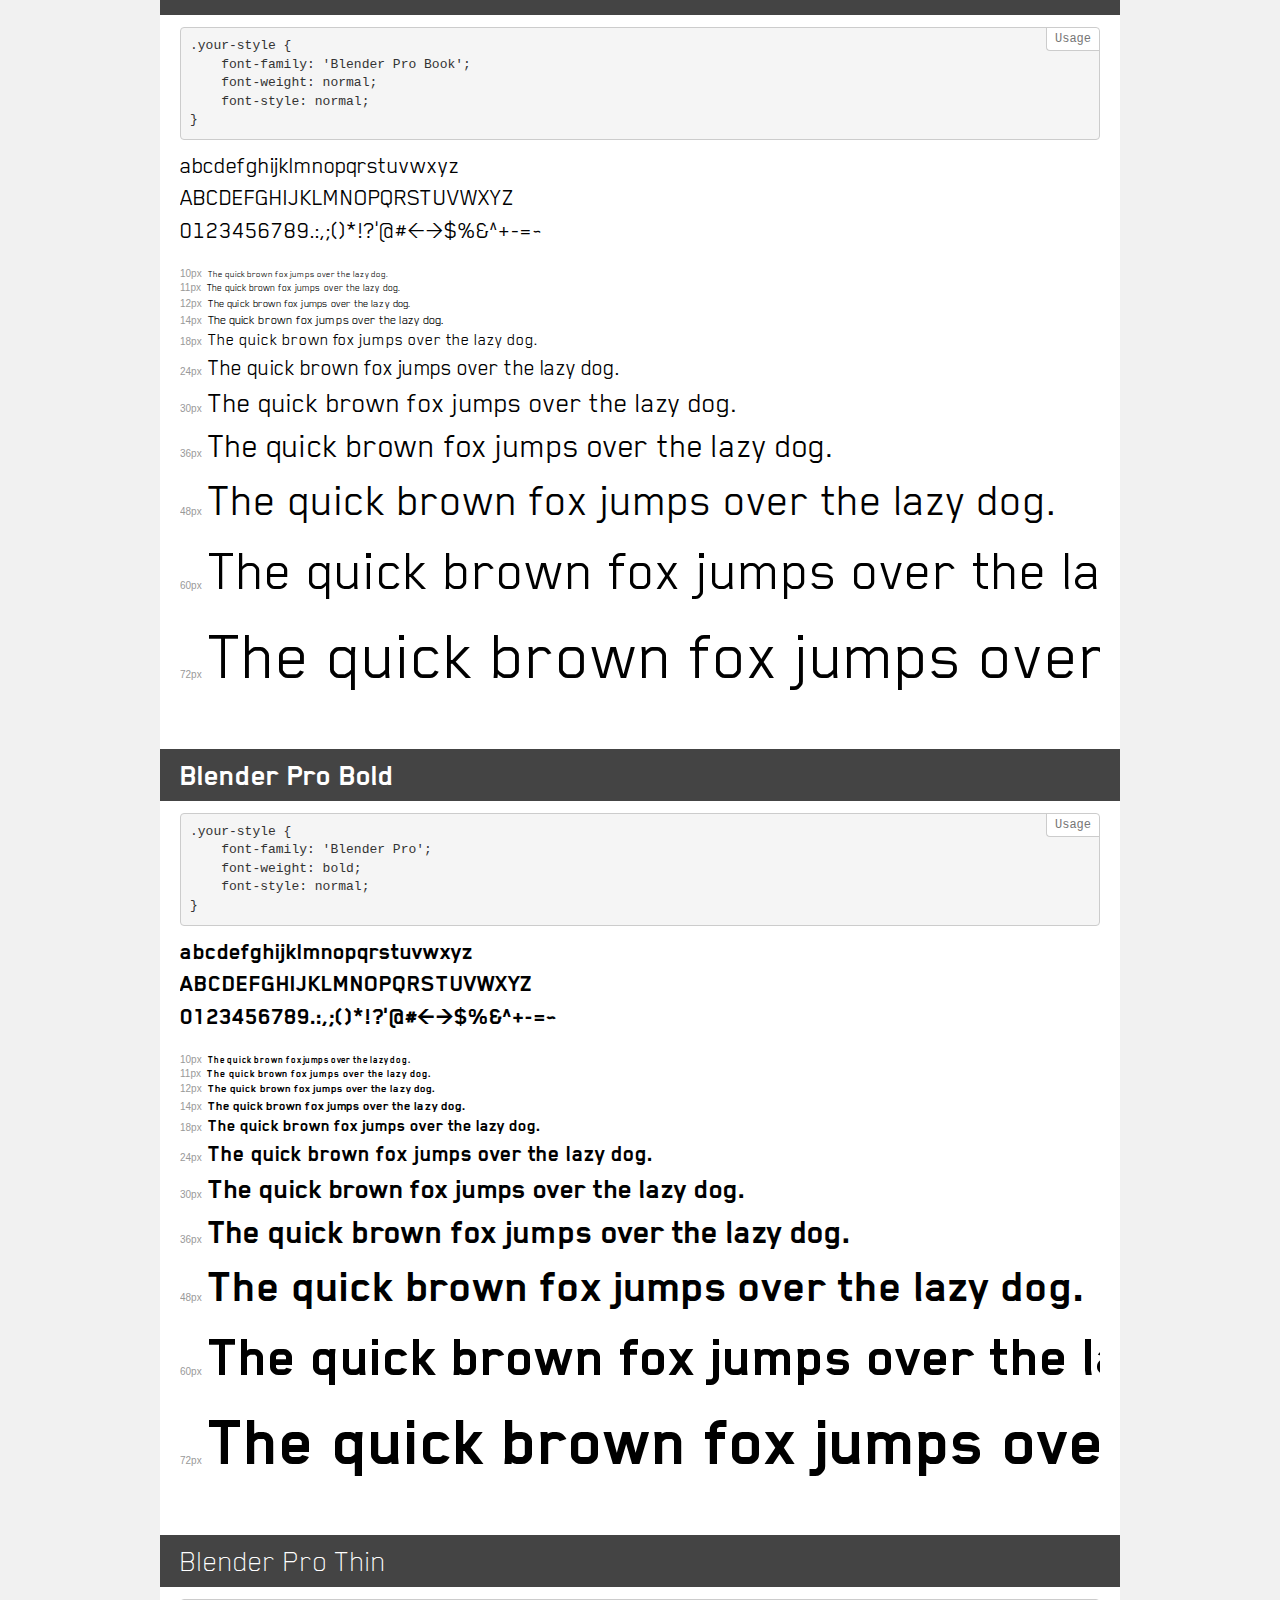
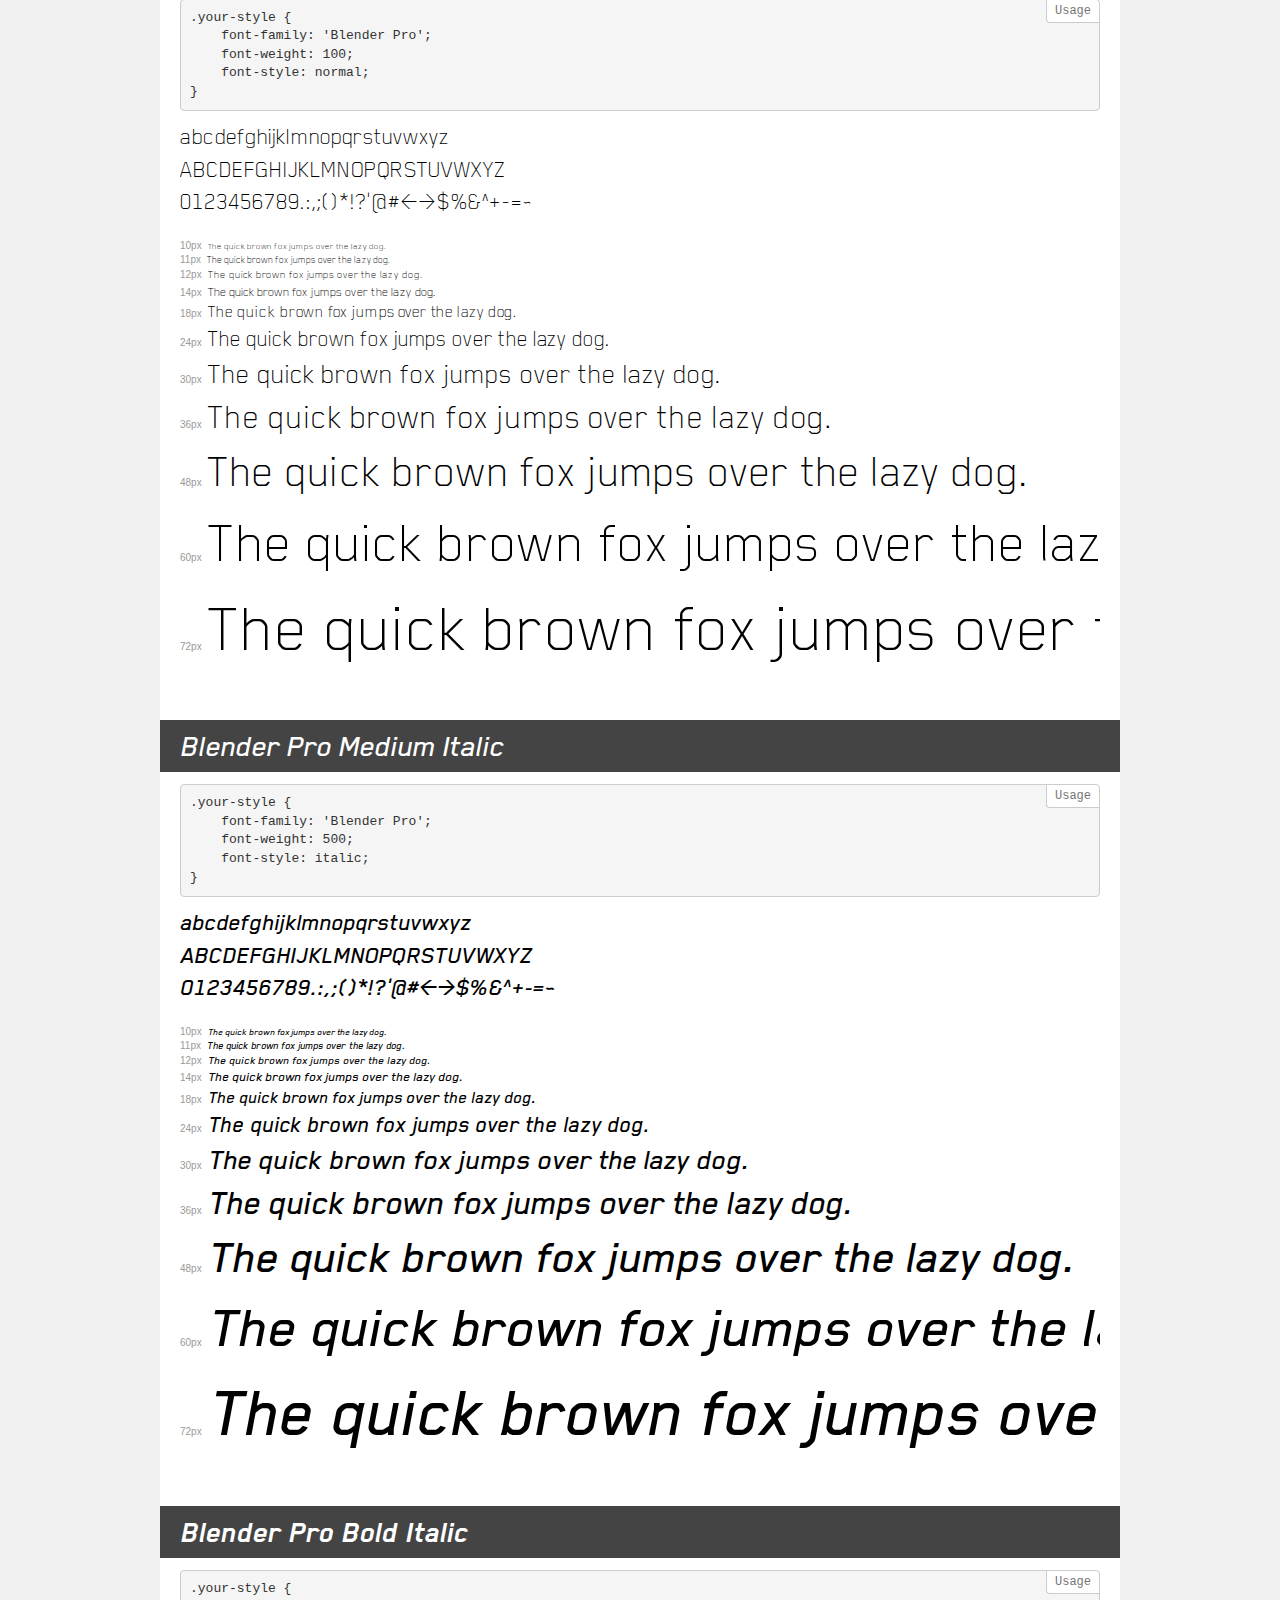
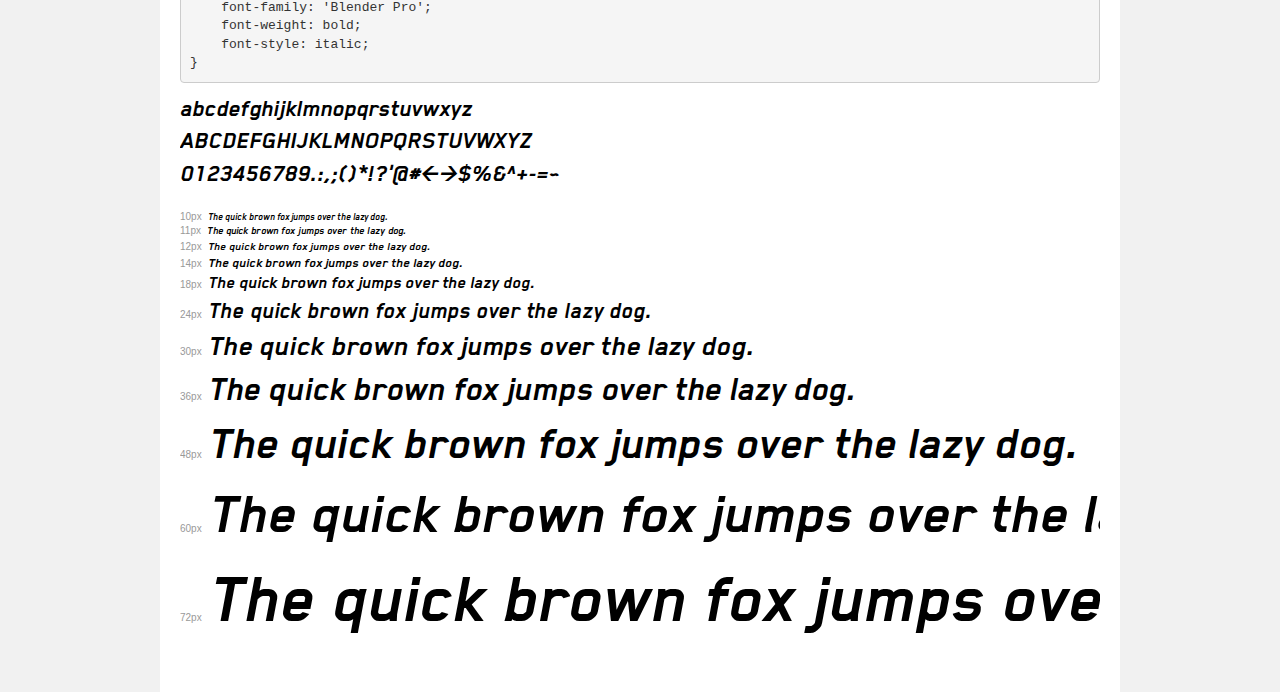
<file: css/font/demo.html>
<!DOCTYPE html>
<html>
<head>
    <meta charset="utf-8">
    <meta http-equiv="X-UA-Compatible" content="IE=edge">
    <meta name="viewport" content="width=device-width, initial-scale=1">
    <meta name="robots" content="noindex, noarchive">
    <meta name="format-detection" content="telephone=no">
    <title>Transfonter demo</title>
    <link href="stylesheet.css" rel="stylesheet">
    <style>
        /*
        http://meyerweb.com/eric/tools/css/reset/
        v2.0 | 20110126
        License: none (public domain)
        */
        html, body, div, span, applet, object, iframe,
        h1, h2, h3, h4, h5, h6, p, blockquote, pre,
        a, abbr, acronym, address, big, cite, code,
        del, dfn, em, img, ins, kbd, q, s, samp,
        small, strike, strong, sub, sup, tt, var,
        b, u, i, center,
        dl, dt, dd, ol, ul, li,
        fieldset, form, label, legend,
        table, caption, tbody, tfoot, thead, tr, th, td,
        article, aside, canvas, details, embed,
        figure, figcaption, footer, header, hgroup,
        menu, nav, output, ruby, section, summary,
        time, mark, audio, video {
            margin: 0;
            padding: 0;
            border: 0;
            font-size: 100%;
            font: inherit;
            vertical-align: baseline;
        }
        /* HTML5 display-role reset for older browsers */
        article, aside, details, figcaption, figure,
        footer, header, hgroup, menu, nav, section {
            display: block;
        }
        body {
            line-height: 1;
        }
        ol, ul {
            list-style: none;
        }
        blockquote, q {
            quotes: none;
        }
        blockquote:before, blockquote:after,
        q:before, q:after {
            content: '';
            content: none;
        }
        table {
            border-collapse: collapse;
            border-spacing: 0;
        }
        /* common styles */
        body {
            background: #f1f1f1;
            color: #000;
        }
        .page {
            background: #fff;
            width: 920px;
            margin: 0 auto;
            padding: 20px 20px 0 20px;
            overflow: hidden;
        }
        .font-container {
            overflow-x: auto;
            overflow-y: hidden;
            margin-bottom: 40px;
            line-height: 1.3;
            white-space: nowrap;
            padding-bottom: 5px;
        }
        h1 {
            position: relative;
            background: #444;
            font-size: 32px;
            color: #fff;
            padding: 10px 20px;
            margin: 0 -20px 12px -20px;
        }
        .letters {
            font-size: 25px;
            margin-bottom: 20px;
        }
        .s10:before {
            content: '10px';
        }
        .s11:before {
            content: '11px';
        }
        .s12:before {
            content: '12px';
        }
        .s14:before {
            content: '14px';
        }
        .s18:before {
            content: '18px';
        }
        .s24:before {
            content: '24px';
        }
        .s30:before {
            content: '30px';
        }
        .s36:before {
            content: '36px';
        }
        .s48:before {
            content: '48px';
        }
        .s60:before {
            content: '60px';
        }
        .s72:before {
            content: '72px';
        }
        .s10:before, .s11:before, .s12:before, .s14:before,
        .s18:before, .s24:before, .s30:before, .s36:before,
        .s48:before, .s60:before, .s72:before {
            font-family: Arial, sans-serif;
            font-size: 10px;
            font-weight: normal;
            font-style: normal;
            color: #999;
            padding-right: 6px;
        }
        pre {
            display: block;
            position: relative;
            padding: 9px;
            margin: 0 0 10px;
            font-family: Monaco, Menlo, Consolas, "Courier New", monospace !important;
            font-size: 13px;
            line-height: 1.428571429;
            color: #333;
            font-weight: normal !important;
            font-style: normal !important;
            background-color: #f5f5f5;
            border: 1px solid #ccc;
            overflow-x: auto;
            border-radius: 4px;
        }
        pre:after {
            display: block;
            position: absolute;
            right: 0;
            top: 0;
            content: 'Usage';
            line-height: 1;
            padding: 5px 8px;
            font-size: 12px;
            color: #767676;
            background-color: #fff;
            border: 1px solid #ccc;
            border-right: none;
            border-top: none;
            border-radius: 0 4px 0 4px;
            z-index: 10;
        }
        /* responsive */
        @media (max-width: 959px) {
            .page {
                width: auto;
                margin: 0;
            }
        }
    </style>
</head>
<body>
<div class="page">
    <div class="demo" style="font-family: 'Blender Pro'; font-weight: 500; font-style: normal;">
        <h1>Blender Pro Medium</h1>
        <pre>.your-style {
    font-family: 'Blender Pro';
    font-weight: 500;
    font-style: normal;
}</pre>
        <div class="font-container">
            <p class="letters">
                abcdefghijklmnopqrstuvwxyz<br>
ABCDEFGHIJKLMNOPQRSTUVWXYZ<br>
                0123456789.:,;()*!?'@#<>$%&^+-=~
            </p>
            <p class="s10" style="font-size: 10px;">The quick brown fox jumps over the lazy dog.</p>
            <p class="s11" style="font-size: 11px;">The quick brown fox jumps over the lazy dog.</p>
            <p class="s12" style="font-size: 12px;">The quick brown fox jumps over the lazy dog.</p>
            <p class="s14" style="font-size: 14px;">The quick brown fox jumps over the lazy dog.</p>
            <p class="s18" style="font-size: 18px;">The quick brown fox jumps over the lazy dog.</p>
            <p class="s24" style="font-size: 24px;">The quick brown fox jumps over the lazy dog.</p>
            <p class="s30" style="font-size: 30px;">The quick brown fox jumps over the lazy dog.</p>
            <p class="s36" style="font-size: 36px;">The quick brown fox jumps over the lazy dog.</p>
            <p class="s48" style="font-size: 48px;">The quick brown fox jumps over the lazy dog.</p>
            <p class="s60" style="font-size: 60px;">The quick brown fox jumps over the lazy dog.</p>
            <p class="s72" style="font-size: 72px;">The quick brown fox jumps over the lazy dog.</p>
        </div>
    </div>
    <div class="demo" style="font-family: 'Blender Pro'; font-weight: 100; font-style: italic;">
        <h1>Blender Pro Thin Italic</h1>
        <pre>.your-style {
    font-family: 'Blender Pro';
    font-weight: 100;
    font-style: italic;
}</pre>
        <div class="font-container">
            <p class="letters">
                abcdefghijklmnopqrstuvwxyz<br>
ABCDEFGHIJKLMNOPQRSTUVWXYZ<br>
                0123456789.:,;()*!?'@#<>$%&^+-=~
            </p>
            <p class="s10" style="font-size: 10px;">The quick brown fox jumps over the lazy dog.</p>
            <p class="s11" style="font-size: 11px;">The quick brown fox jumps over the lazy dog.</p>
            <p class="s12" style="font-size: 12px;">The quick brown fox jumps over the lazy dog.</p>
            <p class="s14" style="font-size: 14px;">The quick brown fox jumps over the lazy dog.</p>
            <p class="s18" style="font-size: 18px;">The quick brown fox jumps over the lazy dog.</p>
            <p class="s24" style="font-size: 24px;">The quick brown fox jumps over the lazy dog.</p>
            <p class="s30" style="font-size: 30px;">The quick brown fox jumps over the lazy dog.</p>
            <p class="s36" style="font-size: 36px;">The quick brown fox jumps over the lazy dog.</p>
            <p class="s48" style="font-size: 48px;">The quick brown fox jumps over the lazy dog.</p>
            <p class="s60" style="font-size: 60px;">The quick brown fox jumps over the lazy dog.</p>
            <p class="s72" style="font-size: 72px;">The quick brown fox jumps over the lazy dog.</p>
        </div>
    </div>
    <div class="demo" style="font-family: 'Blender Pro'; font-weight: 900; font-style: normal;">
        <h1>Blender Pro Heavy</h1>
        <pre>.your-style {
    font-family: 'Blender Pro';
    font-weight: 900;
    font-style: normal;
}</pre>
        <div class="font-container">
            <p class="letters">
                abcdefghijklmnopqrstuvwxyz<br>
ABCDEFGHIJKLMNOPQRSTUVWXYZ<br>
                0123456789.:,;()*!?'@#<>$%&^+-=~
            </p>
            <p class="s10" style="font-size: 10px;">The quick brown fox jumps over the lazy dog.</p>
            <p class="s11" style="font-size: 11px;">The quick brown fox jumps over the lazy dog.</p>
            <p class="s12" style="font-size: 12px;">The quick brown fox jumps over the lazy dog.</p>
            <p class="s14" style="font-size: 14px;">The quick brown fox jumps over the lazy dog.</p>
            <p class="s18" style="font-size: 18px;">The quick brown fox jumps over the lazy dog.</p>
            <p class="s24" style="font-size: 24px;">The quick brown fox jumps over the lazy dog.</p>
            <p class="s30" style="font-size: 30px;">The quick brown fox jumps over the lazy dog.</p>
            <p class="s36" style="font-size: 36px;">The quick brown fox jumps over the lazy dog.</p>
            <p class="s48" style="font-size: 48px;">The quick brown fox jumps over the lazy dog.</p>
            <p class="s60" style="font-size: 60px;">The quick brown fox jumps over the lazy dog.</p>
            <p class="s72" style="font-size: 72px;">The quick brown fox jumps over the lazy dog.</p>
        </div>
    </div>
    <div class="demo" style="font-family: 'Blender Pro Book'; font-weight: normal; font-style: italic;">
        <h1>Blender Pro Book Italic</h1>
        <pre>.your-style {
    font-family: 'Blender Pro Book';
    font-weight: normal;
    font-style: italic;
}</pre>
        <div class="font-container">
            <p class="letters">
                abcdefghijklmnopqrstuvwxyz<br>
ABCDEFGHIJKLMNOPQRSTUVWXYZ<br>
                0123456789.:,;()*!?'@#<>$%&^+-=~
            </p>
            <p class="s10" style="font-size: 10px;">The quick brown fox jumps over the lazy dog.</p>
            <p class="s11" style="font-size: 11px;">The quick brown fox jumps over the lazy dog.</p>
            <p class="s12" style="font-size: 12px;">The quick brown fox jumps over the lazy dog.</p>
            <p class="s14" style="font-size: 14px;">The quick brown fox jumps over the lazy dog.</p>
            <p class="s18" style="font-size: 18px;">The quick brown fox jumps over the lazy dog.</p>
            <p class="s24" style="font-size: 24px;">The quick brown fox jumps over the lazy dog.</p>
            <p class="s30" style="font-size: 30px;">The quick brown fox jumps over the lazy dog.</p>
            <p class="s36" style="font-size: 36px;">The quick brown fox jumps over the lazy dog.</p>
            <p class="s48" style="font-size: 48px;">The quick brown fox jumps over the lazy dog.</p>
            <p class="s60" style="font-size: 60px;">The quick brown fox jumps over the lazy dog.</p>
            <p class="s72" style="font-size: 72px;">The quick brown fox jumps over the lazy dog.</p>
        </div>
    </div>
    <div class="demo" style="font-family: 'Blender Pro Book'; font-weight: normal; font-style: normal;">
        <h1>Blender Pro Book</h1>
        <pre>.your-style {
    font-family: 'Blender Pro Book';
    font-weight: normal;
    font-style: normal;
}</pre>
        <div class="font-container">
            <p class="letters">
                abcdefghijklmnopqrstuvwxyz<br>
ABCDEFGHIJKLMNOPQRSTUVWXYZ<br>
                0123456789.:,;()*!?'@#<>$%&^+-=~
            </p>
            <p class="s10" style="font-size: 10px;">The quick brown fox jumps over the lazy dog.</p>
            <p class="s11" style="font-size: 11px;">The quick brown fox jumps over the lazy dog.</p>
            <p class="s12" style="font-size: 12px;">The quick brown fox jumps over the lazy dog.</p>
            <p class="s14" style="font-size: 14px;">The quick brown fox jumps over the lazy dog.</p>
            <p class="s18" style="font-size: 18px;">The quick brown fox jumps over the lazy dog.</p>
            <p class="s24" style="font-size: 24px;">The quick brown fox jumps over the lazy dog.</p>
            <p class="s30" style="font-size: 30px;">The quick brown fox jumps over the lazy dog.</p>
            <p class="s36" style="font-size: 36px;">The quick brown fox jumps over the lazy dog.</p>
            <p class="s48" style="font-size: 48px;">The quick brown fox jumps over the lazy dog.</p>
            <p class="s60" style="font-size: 60px;">The quick brown fox jumps over the lazy dog.</p>
            <p class="s72" style="font-size: 72px;">The quick brown fox jumps over the lazy dog.</p>
        </div>
    </div>
    <div class="demo" style="font-family: 'Blender Pro'; font-weight: bold; font-style: normal;">
        <h1>Blender Pro Bold</h1>
        <pre>.your-style {
    font-family: 'Blender Pro';
    font-weight: bold;
    font-style: normal;
}</pre>
        <div class="font-container">
            <p class="letters">
                abcdefghijklmnopqrstuvwxyz<br>
ABCDEFGHIJKLMNOPQRSTUVWXYZ<br>
                0123456789.:,;()*!?'@#<>$%&^+-=~
            </p>
            <p class="s10" style="font-size: 10px;">The quick brown fox jumps over the lazy dog.</p>
            <p class="s11" style="font-size: 11px;">The quick brown fox jumps over the lazy dog.</p>
            <p class="s12" style="font-size: 12px;">The quick brown fox jumps over the lazy dog.</p>
            <p class="s14" style="font-size: 14px;">The quick brown fox jumps over the lazy dog.</p>
            <p class="s18" style="font-size: 18px;">The quick brown fox jumps over the lazy dog.</p>
            <p class="s24" style="font-size: 24px;">The quick brown fox jumps over the lazy dog.</p>
            <p class="s30" style="font-size: 30px;">The quick brown fox jumps over the lazy dog.</p>
            <p class="s36" style="font-size: 36px;">The quick brown fox jumps over the lazy dog.</p>
            <p class="s48" style="font-size: 48px;">The quick brown fox jumps over the lazy dog.</p>
            <p class="s60" style="font-size: 60px;">The quick brown fox jumps over the lazy dog.</p>
            <p class="s72" style="font-size: 72px;">The quick brown fox jumps over the lazy dog.</p>
        </div>
    </div>
    <div class="demo" style="font-family: 'Blender Pro'; font-weight: 100; font-style: normal;">
        <h1>Blender Pro Thin</h1>
        <pre>.your-style {
    font-family: 'Blender Pro';
    font-weight: 100;
    font-style: normal;
}</pre>
        <div class="font-container">
            <p class="letters">
                abcdefghijklmnopqrstuvwxyz<br>
ABCDEFGHIJKLMNOPQRSTUVWXYZ<br>
                0123456789.:,;()*!?'@#<>$%&^+-=~
            </p>
            <p class="s10" style="font-size: 10px;">The quick brown fox jumps over the lazy dog.</p>
            <p class="s11" style="font-size: 11px;">The quick brown fox jumps over the lazy dog.</p>
            <p class="s12" style="font-size: 12px;">The quick brown fox jumps over the lazy dog.</p>
            <p class="s14" style="font-size: 14px;">The quick brown fox jumps over the lazy dog.</p>
            <p class="s18" style="font-size: 18px;">The quick brown fox jumps over the lazy dog.</p>
            <p class="s24" style="font-size: 24px;">The quick brown fox jumps over the lazy dog.</p>
            <p class="s30" style="font-size: 30px;">The quick brown fox jumps over the lazy dog.</p>
            <p class="s36" style="font-size: 36px;">The quick brown fox jumps over the lazy dog.</p>
            <p class="s48" style="font-size: 48px;">The quick brown fox jumps over the lazy dog.</p>
            <p class="s60" style="font-size: 60px;">The quick brown fox jumps over the lazy dog.</p>
            <p class="s72" style="font-size: 72px;">The quick brown fox jumps over the lazy dog.</p>
        </div>
    </div>
    <div class="demo" style="font-family: 'Blender Pro'; font-weight: 500; font-style: italic;">
        <h1>Blender Pro Medium Italic</h1>
        <pre>.your-style {
    font-family: 'Blender Pro';
    font-weight: 500;
    font-style: italic;
}</pre>
        <div class="font-container">
            <p class="letters">
                abcdefghijklmnopqrstuvwxyz<br>
ABCDEFGHIJKLMNOPQRSTUVWXYZ<br>
                0123456789.:,;()*!?'@#<>$%&^+-=~
            </p>
            <p class="s10" style="font-size: 10px;">The quick brown fox jumps over the lazy dog.</p>
            <p class="s11" style="font-size: 11px;">The quick brown fox jumps over the lazy dog.</p>
            <p class="s12" style="font-size: 12px;">The quick brown fox jumps over the lazy dog.</p>
            <p class="s14" style="font-size: 14px;">The quick brown fox jumps over the lazy dog.</p>
            <p class="s18" style="font-size: 18px;">The quick brown fox jumps over the lazy dog.</p>
            <p class="s24" style="font-size: 24px;">The quick brown fox jumps over the lazy dog.</p>
            <p class="s30" style="font-size: 30px;">The quick brown fox jumps over the lazy dog.</p>
            <p class="s36" style="font-size: 36px;">The quick brown fox jumps over the lazy dog.</p>
            <p class="s48" style="font-size: 48px;">The quick brown fox jumps over the lazy dog.</p>
            <p class="s60" style="font-size: 60px;">The quick brown fox jumps over the lazy dog.</p>
            <p class="s72" style="font-size: 72px;">The quick brown fox jumps over the lazy dog.</p>
        </div>
    </div>
    <div class="demo" style="font-family: 'Blender Pro'; font-weight: bold; font-style: italic;">
        <h1>Blender Pro Bold Italic</h1>
        <pre>.your-style {
    font-family: 'Blender Pro';
    font-weight: bold;
    font-style: italic;
}</pre>
        <div class="font-container">
            <p class="letters">
                abcdefghijklmnopqrstuvwxyz<br>
ABCDEFGHIJKLMNOPQRSTUVWXYZ<br>
                0123456789.:,;()*!?'@#<>$%&^+-=~
            </p>
            <p class="s10" style="font-size: 10px;">The quick brown fox jumps over the lazy dog.</p>
            <p class="s11" style="font-size: 11px;">The quick brown fox jumps over the lazy dog.</p>
            <p class="s12" style="font-size: 12px;">The quick brown fox jumps over the lazy dog.</p>
            <p class="s14" style="font-size: 14px;">The quick brown fox jumps over the lazy dog.</p>
            <p class="s18" style="font-size: 18px;">The quick brown fox jumps over the lazy dog.</p>
            <p class="s24" style="font-size: 24px;">The quick brown fox jumps over the lazy dog.</p>
            <p class="s30" style="font-size: 30px;">The quick brown fox jumps over the lazy dog.</p>
            <p class="s36" style="font-size: 36px;">The quick brown fox jumps over the lazy dog.</p>
            <p class="s48" style="font-size: 48px;">The quick brown fox jumps over the lazy dog.</p>
            <p class="s60" style="font-size: 60px;">The quick brown fox jumps over the lazy dog.</p>
            <p class="s72" style="font-size: 72px;">The quick brown fox jumps over the lazy dog.</p>
        </div>
    </div>
</div>
</body>
</html>
</file>
<file: css/style.css>
@import url(font/stylesheet.css);
*{
    margin: 0px;
    padding: 0px;
    font-family: blender pro; 
}
body{
    display: flex;
    flex-direction: column;
}
/* Barra de navegación */
.banner{
    width: 100%;
}

header{
    height: auto ;
    width: 100%;
    position: relative;
    display: flex;
    justify-content: center;
    }
.titulo{
    align-self: center;
    color: #fff;
    position: absolute;
    font-weight: bold;
}
.barraNav{
    display: block;
    margin: auto;
    position: absolute;
}
.burga{
    overflow: hidden;
    text-indent: -400px;
    }
.select{
    background-color: #f60;
    padding: 3px;
}
.contenido a{
    color: white;
    text-decoration: none; 
    text-transform: uppercase;
}

@media screen and (min-width:1200px){ 
    .titulo{
        font-size: 50px;
    }
    .barraNav{
        width: 1000px ;
    }
    h1{
        background-image: url(../img/logo.png);
        display: inline;
        float: left;
        height: 100px;
        width: 180px;
        background-size: cover;
        text-indent: -400px;
        overflow: hidden;
    }
    header div nav{
        color: white;
        display: inline;
        width: auto;
        height: 10vh;   
        font-weight: bolder;
    }
    .contenido{
        float: right;
        margin-top: 4%;
        
    }
    .contenido a{
        font-size: 14px;  
        padding: 3px;
        margin: 8px;
        border: 1px solid rgba(255, 102, 0, 0);
    }
    .contenido a:hover{
        color: rgb(0, 0, 0);
        padding: 3px;
    }
}
@media screen and (min-width:701px) and (max-width:1199px){
    header{
        height: auto ;
        width: 100%;
    }
    .barraNav{
        width: 700px ;
    }
    .titulo{
    font-size: 30px;
    }

    h1{
        background-image: url(../img/logo.png);
        display: inline;
        float: left;
        height: 13%;
        width: 13%;
        background-size: cover;
        text-indent: -400px;
        overflow: hidden;
    }
    header div nav{
        color: white;
        display: inline;
        width: auto;
        height: 1vh;   
    }
    .contenido{
        float: right;
        margin-top: 2%;
        padding-bottom: 1%;
        
    }

    .contenido a{
        font-size: 12px;
        margin: 7px;
        padding: 3px;
        border: 1px solid rgba(255, 102, 0, 0);
    }
    .contenido a:hover{
        color: #000000;
        padding: 3px;
    }
}

@media screen and (max-width:700px){
    header{
        height: auto ;
        width: 100%;
    }
    .barraNav{
        display: inline-block;
        margin: auto;
        width: 260px ;
    }
    .titulo{
    font-size: 16px;
    }
    .tMod{
        font-size: 14px;
        margin-top: 5%;
    }
    h1{
        background-image: url(../img/logo.png);
        display: inline;
        float: left;
        height: 6vh;
        width: 8vh;
        background-size: cover;
        text-indent: -400px;
        overflow: hidden;
    }
    .nav{
        position: relative;
        float: right;
    }
    .burga{
        background-image: url(../img/burgermenu.png); 
        
        background-size:cover ;
        width: 5vh ;
        height: 5vh;
        margin-top: 2px;
        border-radius: 3px;
        
    }
    .contenido{
    display: none;
    position: absolute;
    float: left;
    background-color: #f60;
    min-width: 100px;
    box-shadow: 0px 8px 16px 0px rgba(0,0,0,0.2);
    z-index: 1;
    right: 0px;
    }
    .contenido a{
    padding: 12px 16px;
    display: block;
    }


    .nav:hover .contenido{
        display: block;
    }
    .contenido a:hover{
        color: #000000;
        background-color: rgb(175, 83, 22);
        font-weight: bold;
    }
}




/* Contenido Index */

@media screen and (min-width:1200px){
    main{
    width: 100%;
    height: 830px;
    display: flex;
    margin-bottom: 10px;   
    }
    .grid{
        display: grid;
        grid-template-columns: 300px 300px 300px 300px ;
        grid-template-rows: 300px 500px ;
        grid-template-areas: 
        "model model model model"
        "contact news ebikes wear";
        margin: auto;
        margin-top: 1%;
        margin-bottom: 2%;
        
    }
    .grid a{
        margin: 5px;
    }
    main section a h3{
        font-size: 35px;
    }
}
@media screen and (min-width:701px) and (max-width:1199px){
    main{
    width: 100%;
    height: 1030px;
    display: flex;   
    }
    .grid{
        display: grid;
        grid-template-columns: 350px 350px;
        grid-template-rows: 200px 400px 400px ;
        grid-template-areas: 
        "model model"
        "contact news"
        "ebikes wear";
        margin: auto;
        margin-top: 10px;
        margin-bottom: 10px;
    }
    .grid a{
        margin: 5px;
    }
    main section a h3{
        font-size: 25px;
    }
}
@media screen  and (max-width:700px){
    main{
        width: auto;
        height: 720px;
        display: flex;
        margin-top: 3px;

    }
    .grid{
        display: grid;
        grid-template-columns: 320px;
        grid-template-rows: 100px 150px 150px 150px 150px;
        grid-template-areas: 
        "model"
        "contact"
        "news"
        "ebikes"
        "wear";
        margin: auto;

    }
    .grid a{
        margin: 3px;

    }
    main section h3 a{
        font-size: 20px;
    }
}

.model{
    grid-area: model;
    background-image: url(../img/modelos.jpeg);
    background-size: cover;
}
.contact{
    grid-area: contact;
    background-image: url(../img/concesionario.jpg);
    background-size: cover;
}
.news{
    grid-area: news;
    background-image: url(../img/news.jpeg);
    background-size: cover;
}
.ebikes{
    grid-area: ebikes;
    background-image: url(../img/ebikes.jpeg);
    background-size: cover;
}
.wear{
    grid-area: wear;
    background-image: url(../img/powerwear.jpeg);
    background-size: cover;
}
main section  a{
    display: flex;   
    text-decoration: none;
}
main section a h3{
    
    background: none;
    color: rgb(255, 255, 255);
    margin-left: 10px;
    text-transform: uppercase;
    font-weight:900;
    width:auto;
    height: inherit;
    margin: auto;
}
main section a h3:hover {
color: rgba(2, 1, 0, 0);
font-size: 90px;
}
.grid a:hover .h3{
    overflow: hidden;
    color: #fffffff8;
    height: auto;
}
/* Contenido Modelos */

@media screen and (min-width:1200px){
    .mainModelos{
        height: 815px;
    }

    .contenidoModelos{
        display: grid;
        grid-template-columns: 200px 200px 200px 200px 200px 200px;
        grid-template-rows: 500px 300px;
        grid-template-areas: 
        "enduro enduro enduro supersport supersport supersport"
        "eride eride adventure adventure naked naked";
        margin: auto;
        margin-top: 10px;
        margin-bottom: 10px;
    }
    .contenidoModelos a{
        margin: 10px;
    }
}
@media screen and (min-width:701px) and (max-width:1199px){
    .mainModelos{
        height: 930px;
    }
    .contenidoModelos{
        display: grid;
        grid-template-columns: 350px 350px;
        grid-template-rows: 300px 300px 300px;
        grid-template-areas: 
        "naked enduro"
        "supersport supersport"
        "eride adventure";
        margin: auto;
        margin-top: 10px;
        margin-bottom: 10px;
    }
    .contenidoModelos a{
        margin: 5px;
    }
}

@media screen and (max-width:700px){
    .mainModelos{
        height:1280px;
    }
    .contenidoModelos{
        display: grid;
        grid-template-columns:320px;
        grid-template-rows: 250px 250px 250px 250px 250px;
        grid-template-areas: 
        "supersport"
        "enduro"
        "eride"
        "adventure"
        "naked"
        ;
        margin: auto;
        margin-top: 10px;
        margin-bottom: 10px;
    }
    .contenidoModelos a{
        margin: 3px;
        overflow: hidden;
    }
}

.contenidoModelos a{
    overflow: hidden;
}
.contenidoModelos a h3:hover{
    font-size: 70px;
    color: #fff;
}


.enduro{
    grid-area: enduro;
    background-image: url(../img/Modelos/mx.jpeg);
    background-size: cover;
}
.eride{
    grid-area: eride;
    background-image: url(../img/Modelos/eride.jpeg);
    background-size: cover;
}
.adventure{
    grid-area: adventure;
    background-image: url(../img/Modelos/adventure.jpeg);
    background-size: cover;
}
.naked{
    grid-area: naked;
    background-image: url(../img/Modelos/naked.jpeg);
    background-size: cover;
}
.supersport{
    grid-area: supersport;
    background-image: url(../img/Modelos/supersport.jpeg);
    background-size: cover;
}

.contenidoModelos a:hover{
    background: #1f1e1e;
}
.contenidoModelos a h3:hover{
    color: #f60;
}
/* Contenido Contact */
   .mainContacto{
        background-image: url(../img/contact/form.jpeg);
        background-size: cover;
        color: #fff;
        font-weight: 400;
        font-size: 16px;
        font-family: 'Lato', Arial, sans-serif;
        display: flex;
        flex-direction: column;
        text-align: center;
        margin: auto;
    }

.formulario{
            border-top: 3px solid #f60  ;
        border-bottom: 3px solid #f60;
        background: #302e2e62;
}

@media screen and (min-width:1200px){
    .mainContacto{
        width: 100%;
        height: 900px;
        margin: auto;
        margin-top: 3%;
        margin-bottom: 3%;
    }
    .formulario{
        margin-top: 5%;
        padding-top: 5%;
    }   
    .form{
        margin: auto;
        width: 500px;
        background: none;
        
    }
    .fieldForm{
        margin-bottom:10px;
        width:100%;
        background: none;
        display: flex;
    }
    .checkbox{
        font-weight: 500;
        font-size: 18px;
        display: inline;
    }
    #sel{
        color: #4b4a4a;
    }
    .formfield {
        color:#000000; 
        background: white;
        border:none;
        border-radius: 10px;
        padding:15.5px;
        width:91.9%;
        display:block;
        font-family: 'Lato',Arial,sans-serif;
        font-size:14px;
        }
    .btn{
        display:block;
        border:none;
        border-radius: 5px;
        background:#f60;
        color:white;
        padding:12px 25px;
        cursor:pointer;
        text-decoration:none;
        font-weight:bold;
        margin: auto;
        margin-top: 10px;
    }

}
@media screen and (min-width:701px) and (max-width:1199px){
.mainContacto{
        width: 100%;
        height: 900px;
        margin: auto;
        padding-top: 5%;
    }
    .formulario{
        margin-top: 10%;
        padding-top: 5%;

    }   
    .form{
        margin: auto;
        width: 400px;
        background: none;
        
    }
    .fieldForm{
        margin-bottom:10px;
        width:100%;
        background: none;
    }
    .formfield {
        color:#000000; 
        background: white;
        border:none;
        border-radius: 10px;
        padding:15.5px;
        width:91.9%;
        display:block;
        font-family: 'Lato',Arial,sans-serif;
        font-size:11px;
        }  
    .btn{
        display:block;
        border:none;
        border-radius: 5px;
        background:#f60;
        color:white;
        padding:12px 25px;
        cursor:pointer;
        text-decoration:none;
        font-weight:bold;
        margin-left: 40%;
    }
}
@media screen  and (max-width:700px){
    .mainContacto{
        width: 100%;
        height: 700px;
        margin: auto;
        padding-top: 5%;
        margin-top: 3%;
        margin-bottom: 10px;
    }

    .titForm{
        margin: 0;
        font-weight: 100;
        font-size: 16px;
        text-shadow: black 2px 2px;
        display: inline;
        background: none;
        text-transform: uppercase;
        font-weight: bold;
    }
    .formulario{
        margin-top: 1px;
        padding-top: 5%;
        display: inline-block;
    }   
    .form{
        margin: auto;
        width: 230px;
        background: none;
        
    }
    .fieldForm{
        margin-bottom:10px;
        width:100%;
        background: none;
    }
    .formfield {
        color:#000000; 
        background: white;
        border:none;
        border-radius: 10px;
        padding:15px;
        width:85%;
        display:block;
        font-family: 'Lato',Arial,sans-serif;
        font-size:10px;
        }
    .btn{
        display:block;
        border:none;
        border-radius: 5px;
        background:#f60;
        color:white;
        padding:5px 20px;
        cursor:pointer;
        text-decoration:none;
        font-weight:bold;
        margin: auto;
    } 
}
#sel{
        width: calc(100% - 10px);
    } 
.btn:hover{
    background:black;
    width: auto;
    height: auto;
}

/* Contenido news */
.contenidoNews{
    display: grid;
}
.not1{
    grid-area: not1;
}
.not2{
    grid-area: not2;
}
.not3{
    grid-area: not3;
}
.not4{
    grid-area: not4;
}
.not5{
    grid-area: not5;
}
.not6{
    grid-area: not6;
}
.contenidoNews div article h3:hover{
    color: #f60;
}



@media screen and (min-width:1200px){
    .mainNews{
        height: 1400px;
        display: flex;
        margin-top: 1%;
    }
    .contenidoNews div img{
        width: 390px;
    }
    .contenidoNews{
            display: grid;
            grid-template-columns:400px 400px 400px;
            grid-template-rows: 700px 700px;
            grid-template-areas: 
            "not3 not1 not2 "
            "not4 not5 not6";
            margin: auto;
        }
}
@media screen and (min-width:701px) and (max-width:1199px){
    .mainNews{
    height:1850px;
    display: flex;;
    }
    .contenidoNews div img{
        width: 340px;
    }
    .contenidoNews{
            display: grid;
            grid-template-columns: 350px 350px ;
            grid-template-rows: 600px 600px 600px;
            grid-template-areas: 
            "not3 not1"
            "not2 not4"
            "not5 not6";
            margin: auto;
        }
}

@media screen and (max-width:700px){
    .mainNews{
    height: 3630px;
    display: flex;
    margin-top: 5%;
    }
    .contenidoNews div img{
    width: 310px;
    }
    .contenidoNews{
        display: grid;
        grid-template-columns: 320px;
        grid-template-rows: 600px 600px 650px 600px 600px 600px;
        grid-template-areas: 
        "not3"
        "not1"
        "not2"
        "not4"
        "not5"
        "not6";
        margin: auto;
    }
}
/* Contenido Powerwear */

.contenidoPW{
    display: grid;
    margin: auto;
}
.titlePW{
    grid-area: titlePW;
    align-self: center;
    justify-self: center;
}
.bannerPW1{
    grid-area: bannerPW1;
    background-image: url(../img/power/banner1.jpg);
    background-size: cover;
}
.bannerPW2{
    grid-area: bannerPW2;
    background-image: url(../img/power/banner2.jpg);
    background-size: cover;
}
.bannerPW3{
    grid-area: bannerPW3;
    background-image: url(../img/power/banner3.jpg);
    background-size: cover;
}
.cardsPW{
    grid-area: cardsPW;
    display: grid;
    background: #ffff;
}
.card1{
    grid-area: card1;
}
.card2{
    grid-area: card2;
}
.card3{
    grid-area: card3;
}
.card4{
    grid-area: card4;
}
.card5{
    grid-area: card5;
}
.card6{
    grid-area: card6;
}
.bannerPW1, .bannerPW2, .bannerPW3{
    color: white;
    font-size: 20px;
    display: flex;
}
.cardsPW div{
    width: 310px;
    margin: auto;
    align-self: center;
    border: solid 1px #c5c4c4;
    padding: 10px;
}
.cardsPW div img{
    width: 310px;
    height: 310px;
}
.btncard{
    display: flex;
    background-color: #f60;
    color: #fff;
    font-weight: 900;
    padding: 5px;
    width: 80px;
    text-decoration: none;
    margin: auto;
    justify-content: center;
    margin-bottom: 5px;
    margin-top: 5px;
    border: solid 1px rgba(0, 0, 0, 0);

}
.btnPW{
    display: flex;
    background-color: #f60;
    color: #fff;
    font-weight: 900;
    padding:3px;
    width: 250px;
    text-decoration: none;
    margin: auto;
    justify-content: center;
    padding: 14px;
    font-size: 30px;

}
.bannerPW1 h4:hover, .bannerPW2 h4:hover{
    color: rgba(255, 102, 0, 0);
    -webkit-text-stroke: 1px #f60;
}
.btnPW:hover, .btncard:hover{
    border: solid 1px #f60;
    background: none;
    color: #f60;
}
@media screen and (min-width:1200px){
    .mainPW{
        height: 2500px;
    }
    .contenidoPW{
    display: grid;
    margin: auto;
    grid-template-columns: 600px 600px ;
    grid-template-rows: 500px 400px 1000px 500px;
    grid-template-areas: 
        "titlePW titlePW"
        "bannerPW1 bannerPW2"
        "cardsPW cardsPW"
        "bannerPW3 bannerPW3"
        ;
    }
    .titlePW{
        width: 600px;
        font-size: 30px;
        font-weight: 800;
    }

    .contenidoPW div h4{
        text-transform: uppercase;
        font-size: 40px;
        width: 300px;
        align-self: center;
        padding-left: 10%;
    }
    .bannerPW3 h4, .bannerPW3 p{
        padding-left: 0px;
    }
    .cardsPW{
    display: grid;
    margin: auto;
    grid-template-columns: 400px 400px 400px ;
    grid-template-rows: 500px 500px ;
    grid-template-areas: 
        "card1 card2 card3"
        "card4 card5 card6"
        ;
    }

}

@media screen and (min-width:701px) and (max-width:1199px){
    .mainPW{
        height: 2550px;
        margin-bottom: 5%;
        margin-top: 0%;
    }
    .contenidoPW{
    display: grid;
    margin: auto;
    grid-template-columns: 350px 350px ;
    grid-template-rows: 400px 350px 1500px 300px;
    grid-template-areas: 
        "titlePW titlePW"
        "bannerPW1 bannerPW2"
        "cardsPW cardsPW"
        "bannerPW3 bannerPW3"
        ;
    }
    .titlePW{
        width: 350px;
        font-size: 20px;
        font-weight: 800;
    }

    .contenidoPW div h4{
        text-transform: uppercase;
        font-size: 40px;
        width: 300px;
        align-self: center;
        padding-left: 5%;
    }
    .bannerPW3 h4, .bannerPW3 p{
        padding-left: 0px;
    }
    .cardsPW{
    display: grid;
    margin: auto;
    grid-template-columns: 350px 350px;
    grid-template-rows: 450px 450px  450px;
    grid-template-areas: 
        "card1 card2"
        "card3 card4"
        "card5 card6"
        ;
    }
}

@media screen and (max-width:700px){
        .mainPW{
        height: 3800px;
        margin-bottom: 5%;
        margin-top: 0%;
    }
    .contenidoPW{
    display: grid;
    margin: auto;
    grid-template-columns: 320px;
    grid-template-rows: 300px 350px 350px 2450px 350px;
    grid-template-areas: 
        "titlePW"
        "bannerPW1" 
        "bannerPW2"
        "cardsPW"
        "bannerPW3";
    }
    .titlePW{
        width: 310px;
        font-size: 15px;
        font-weight: 800;
    }
    .bannerPW2{
        margin-top: 8px;
    }

    .contenidoPW div h4{
        text-transform: uppercase;
        font-size: 40px;
        width: 320px;
        align-self: center;
        padding-left: 5%;
    }
        .bannerPW3{
        flex-direction: column;
        padding-top: 30%;
    }
    .bannerPW3 h4{
        font-size: 18px;
    }

    .bannerPW3 h4, .bannerPW3 a{
        padding-left: 0px;
        width: 160px;
        font-size: 14px;
    }
    .cardsPW div img{
    width: 290px;
    height: 290px;
}
.cardsPW div{
    width: 300px;
    margin-bottom: 3px;
}
    .cardsPW{
    display: grid;
    margin: auto;
    grid-template-columns: 320px;
    grid-template-rows: 400px 400px 400px 400px 400px 400px;
    grid-template-areas: 
        "card1" "card2"
        "card3" "card4"
        "card5" "card6"
        ;
    }
}


/* contenido edrive */

.contenidoEB{
    display: grid;
    margin: auto;
}
.titleEB{
    grid-area: titleEB;
    align-self: center;
    justify-self: center;
}
.art1{
    grid-area: art1;
    overflow: hidden;
}
.art1 video{
    height: 100%;
}
.art2{
    grid-area: art2;
    background-image: url(../img/ebikes/arcticle2.jpg);
    background-size: cover;
    display: flex;
}
.art2 h4{
    align-self: center;
    color: white;
}
@keyframes transicion{
    0% {background:url(../img/ebikes/gallery1.jpg);background-size: cover;}
    33%{background: url(../img/ebikes/gallery2.jpg);background-size: cover;}
    66%{background: url(../img/ebikes/gallery3.jpg);background-size: cover;}
    100%{background-color: #f60;}
}
.art3{
    grid-area: art3;
    width: 100%;
    display: flex;
    overflow: hidden;
    flex-direction: row;
    background-image: url(../img/ebikes/gallery1.jpg);
    background-size: cover;
    animation-name: transicion;
    animation-duration: 15s;
    animation-iteration-count: infinite;
}

.imagenes{
    width: 100%;
}
.art3 div div{
    height: 100%;
}
.art3 div{
    align-items: center;
    transition-delay: 2s;
    transition-duration: 2s;
    transform-origin: 0cm;
}

.art3cont{
    position: absolute;
    align-self: center;
    justify-content: center;
    width: 310px;
}
.art3cont h4{
    padding: 0px;
    color: #fff;
    margin: auto;

}

.cardsEB{
    grid-area: cardsEB;
    display: grid;
}
.cardsEB div img{
    width: 100%;
}
.cardEB1{
    grid-area: cardEB1;
}
.cardEB2{
    grid-area: cardEB2;
}
.cardEB2, .cardEB1{
    border: solid 1px rgb(202, 202, 202);
    align-self: center;
    margin: 1px;
}
.btnEB{
    width: 100px;
}

.art2 h4:hover{
    color: rgba(255, 102, 0, 0);
    -webkit-text-stroke: 1px #f60;
}
.btnEB2{
    border:solid 1px #00000000;
}



@media screen and (min-width:1200px){
    .mainEB{
    height: 2720px;
    }
    .contenidoEB{
    display: grid;
    margin: auto;
    grid-template-columns: 600px 600px ;
    grid-template-rows: 400px 500px 1000px 800px;
    grid-template-areas: 
        "titleEB titleEB"
        "art1 art2"
        "cardsEB cardsEB"
        "art3 art3"
        ;
    }
    .titleEB{
        width: 600px;
        font-size: 25px;
        font-weight: 800;
    }
    .titleEB p{
        font-size: 20px;
        font-weight: 200;
    }

    .contenidoEB div h4{
        text-transform: uppercase;
        font-size: 40px;
        width: 300px;
        align-self: center;
        padding-left: 10%;
    }
    .art1 h4, .art2 p{
        padding-left: 0px;
    }
    .cardsEB{
    display: grid;
    margin: auto;
    grid-template-columns: 600px 600px;
    grid-template-rows: 900px;
    grid-template-areas: 
        "cardEB1 cardEB2";
    }
    .cardEB1, .cardEB2{
        height: 700px;
        width: 590px;
    }
    .cardsEB article{
        margin-left: 10px;
        height: 180px;
    }
}


@media screen and (min-width:701px) and (max-width:1199px){
    .mainEB{
    height: 2020px;
    display: flex;
    }
    .contenidoEB{
    display: grid;
    margin: auto;
    grid-template-columns: 350px 350px ;
    grid-template-rows: 400px 400px 800px 400px;
    grid-template-areas: 
        "titleEB titleEB"
        "art1 art1"
        "cardsEB cardsEB"
        "art3 art3"
        ;
    }
    .art2{
        display: none;
    }
    .titleEB{
        width: 450px;
        font-size: 25px;
        font-weight: 800;
    }
    .titleEB p{
        font-size: 20px;
        font-weight: 200;
    }

    .contenidoEB div h4{
        text-transform: uppercase;
        font-size: 40px;
        width: 300px;
        align-self: center;
        padding-left: 10%;
    }

    .cardsEB{
    display: grid;
    margin: auto;
    grid-template-columns: 350px 350px;
    grid-template-rows: 800px;
    grid-template-areas: 
        "cardEB1 cardEB2";
    }
    .cardEB1, .cardEB2{
        height: 650px;
        width: 340px;
    }
    .cardsEB article{
        margin-left: 10px;
        height: 300px;
    }

}

@media screen and (max-width:700px){
        .mainEB{
    height: 1950px;
    display: flex;
    }
    .contenidoEB{
    display: grid;
    margin: auto;
    grid-template-columns: 320px ;
    grid-template-rows: 200px 190px 200px 1150px 200px;
    grid-template-areas: 
        "titleEB"
        "art1"
        "art2"
        "cardsEB"
        "art3"
        ;
    }
    .art2{
        margin-top: 10px;
    }
    .titleEB{
        width: 300px;
        font-size: 14px;
        font-weight: 800;
    }
    .titleEB p{
        font-size: 10px;
        font-weight: 200;
    }

    .contenidoEB div h4{
        text-transform: uppercase;
        font-size: 20px;
        width: 300px;
        align-self: center;
        padding-left: 10%;
    }
    .cardsEB{
    display: grid;
    margin: auto;
    grid-template-columns: 310px;
    grid-template-rows: 550px 10px 550px;
    grid-template-areas: 
        "cardEB1"
        "." 
        "cardEB2";
    }
    .cardEB1, .cardEB2{
        height: 550px;
        width: 310px;
    }
    .cardsEB article{
        margin-left: 10px;
        height: 220px;
    }
    .cardsEB article p{
        font-size: 14px;
    }
    .art3cont h4{
        margin-left: 20px;
    }
    .btnEB2{
        font-size: 14px;
        width: 160px;
        height: 10px;
    }
}



/* Contenido Footer */

footer{
    background-color:  #1f1e1e;
    }
.company{
    grid-area: company;
}
.world{
    grid-area: world;
}
.service{
    grid-area: service;
}
.legal{
    grid-area: legal;
}
.connect{
    grid-area: connect;
}
footer div div{
    display: inline-block;
    
}
@media screen and (min-width:1200px){
footer {
    height: 100px ;
    padding-bottom: 10%;   
}
footer div{
    display: flex;
    flex-direction: row;
    flex-wrap: nowrap;
    justify-content: space-evenly;
    margin: auto;
    width: 1000px ;
    color: white;
}
footer div div{
    display: flex;
    flex-direction: column;
    margin-top: 10px;

}
footer div div ul{
    list-style: none;
    margin-top: 2%;

}
footer div div ul li{
    font-size: small;
}
footer div div h2{
    font-size: medium;
    text-transform: uppercase;
}
}
@media screen and (min-width:701px) and (max-width:1199px){
footer {
    height: auto ;
    width: 100%;   
    display: flex;
    padding-bottom: 5%;
}
footer div{
    display: flex;
    flex-direction: row;
    flex-wrap: nowrap;
    justify-content: space-evenly;
    margin: auto;
    width: 700px ;
    color: white;
}

footer div div{
    display: flex;
    flex-direction: column;
    margin-top: 5px;

}
footer div div ul{
    list-style: none;
    margin-left: 2%;

}
footer div div ul li{
    font-size: 12px;
}
footer div div h2{
    font-size: 15px;
    text-transform: uppercase;
}
}
@media screen and (max-width:700px){
footer {  
    height: 170px;
    display: flex;
    background-color: #1f1e1e;
}
footer div{
    width: auto;
    display: grid;
    margin: auto;
    grid-template-columns: 100px 100px 100px;
    grid-template-rows: 50% 50%;
    color: white;
    grid-template-areas: 
        "company world service"
        "connect legal none";
}
footer div div{
    display: flex;
    flex-direction: column;
    margin-top: 10px;
    margin-left: 30%;
    margin-right: 10px;

}
footer div div ul{
    list-style: none;


}
footer div div ul li{
    font-size: 10px;
}
footer div div h2{
    font-size: 12px;
    text-transform: uppercase;
}
}
</file>
<file: css/font/stylesheet.css>
@font-face {
    font-family: 'Blender Pro';
    src: url('BlenderPro-Medium.eot');
    src: local('Blender Pro Medium'), local('BlenderPro-Medium'),
        url('BlenderPro-Medium.eot?#iefix') format('embedded-opentype'),
        url('BlenderPro-Medium.woff2') format('woff2'),
        url('BlenderPro-Medium.woff') format('woff'),
        url('BlenderPro-Medium.ttf') format('truetype');
    font-weight: 500;
    font-style: normal;
}

@font-face {
    font-family: 'Blender Pro';
    src: url('BlenderPro-ThinItalic.eot');
    src: local('Blender Pro Thin Italic'), local('BlenderPro-ThinItalic'),
        url('BlenderPro-ThinItalic.eot?#iefix') format('embedded-opentype'),
        url('BlenderPro-ThinItalic.woff2') format('woff2'),
        url('BlenderPro-ThinItalic.woff') format('woff'),
        url('BlenderPro-ThinItalic.ttf') format('truetype');
    font-weight: 100;
    font-style: italic;
}

@font-face {
    font-family: 'Blender Pro';
    src: url('BlenderPro-Heavy.eot');
    src: local('Blender Pro Heavy'), local('BlenderPro-Heavy'),
        url('BlenderPro-Heavy.eot?#iefix') format('embedded-opentype'),
        url('BlenderPro-Heavy.woff2') format('woff2'),
        url('BlenderPro-Heavy.woff') format('woff'),
        url('BlenderPro-Heavy.ttf') format('truetype');
    font-weight: 900;
    font-style: normal;
}

@font-face {
    font-family: 'Blender Pro Book';
    src: url('BlenderPro-BookItalic.eot');
    src: local('Blender Pro Book Italic'), local('BlenderPro-BookItalic'),
        url('BlenderPro-BookItalic.eot?#iefix') format('embedded-opentype'),
        url('BlenderPro-BookItalic.woff2') format('woff2'),
        url('BlenderPro-BookItalic.woff') format('woff'),
        url('BlenderPro-BookItalic.ttf') format('truetype');
    font-weight: normal;
    font-style: italic;
}

@font-face {
    font-family: 'Blender Pro Book';
    src: url('BlenderPro-Book.eot');
    src: local('Blender Pro Book'), local('BlenderPro-Book'),
        url('BlenderPro-Book.eot?#iefix') format('embedded-opentype'),
        url('BlenderPro-Book.woff2') format('woff2'),
        url('BlenderPro-Book.woff') format('woff'),
        url('BlenderPro-Book.ttf') format('truetype');
    font-weight: normal;
    font-style: normal;
}

@font-face {
    font-family: 'Blender Pro';
    src: url('BlenderPro-Bold.eot');
    src: local('Blender Pro Bold'), local('BlenderPro-Bold'),
        url('BlenderPro-Bold.eot?#iefix') format('embedded-opentype'),
        url('BlenderPro-Bold.woff2') format('woff2'),
        url('BlenderPro-Bold.woff') format('woff'),
        url('BlenderPro-Bold.ttf') format('truetype');
    font-weight: bold;
    font-style: normal;
}

@font-face {
    font-family: 'Blender Pro';
    src: url('BlenderPro-Thin.eot');
    src: local('Blender Pro Thin'), local('BlenderPro-Thin'),
        url('BlenderPro-Thin.eot?#iefix') format('embedded-opentype'),
        url('BlenderPro-Thin.woff2') format('woff2'),
        url('BlenderPro-Thin.woff') format('woff'),
        url('BlenderPro-Thin.ttf') format('truetype');
    font-weight: 100;
    font-style: normal;
}

@font-face {
    font-family: 'Blender Pro';
    src: url('BlenderPro-MediumItalic.eot');
    src: local('Blender Pro Medium Italic'), local('BlenderPro-MediumItalic'),
        url('BlenderPro-MediumItalic.eot?#iefix') format('embedded-opentype'),
        url('BlenderPro-MediumItalic.woff2') format('woff2'),
        url('BlenderPro-MediumItalic.woff') format('woff'),
        url('BlenderPro-MediumItalic.ttf') format('truetype');
    font-weight: 500;
    font-style: italic;
}

@font-face {
    font-family: 'Blender Pro';
    src: url('BlenderPro-BoldItalic.eot');
    src: local('Blender Pro Bold Italic'), local('BlenderPro-BoldItalic'),
        url('BlenderPro-BoldItalic.eot?#iefix') format('embedded-opentype'),
        url('BlenderPro-BoldItalic.woff2') format('woff2'),
        url('BlenderPro-BoldItalic.woff') format('woff'),
        url('BlenderPro-BoldItalic.ttf') format('truetype');
    font-weight: bold;
    font-style: italic;
}
</file>
